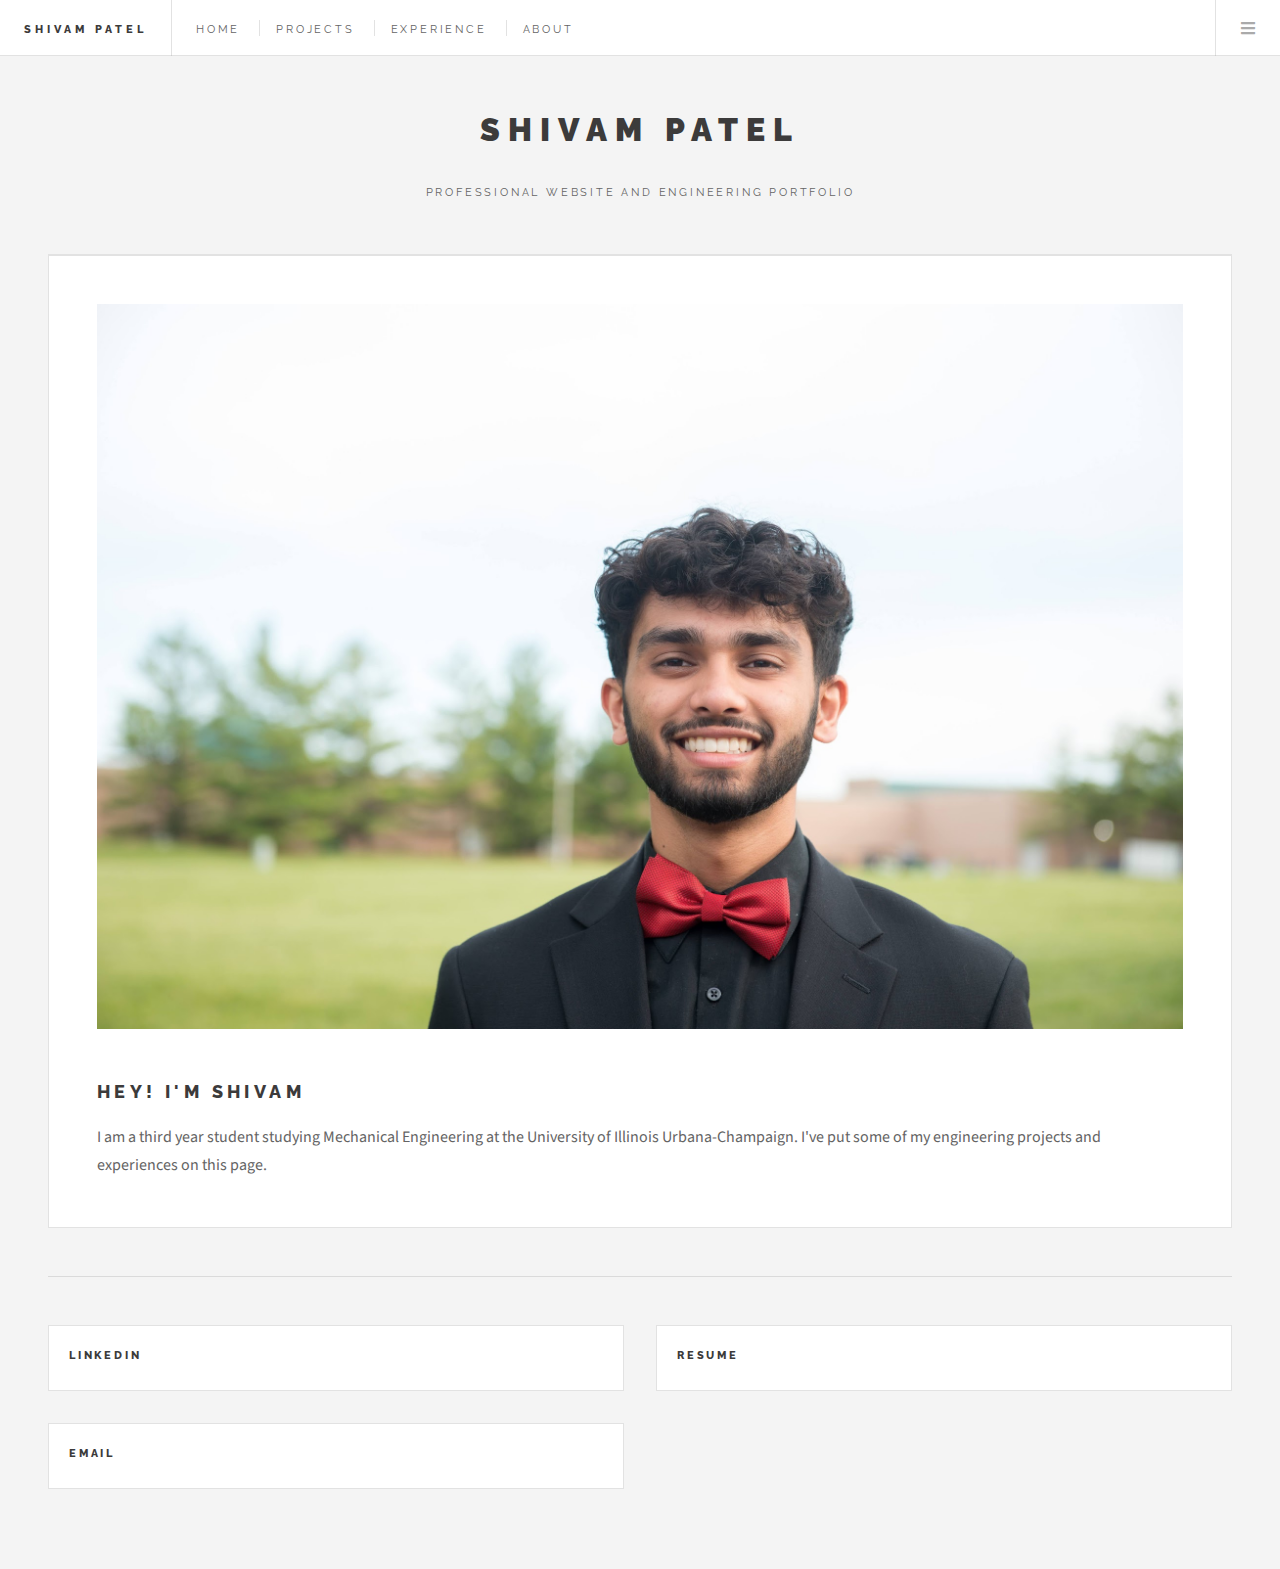
<file: index.html>
<!DOCTYPE HTML>
<!--
	Future Imperfect by HTML5 UP
	html5up.net | @ajlkn
	Free for personal and commercial use under the CCA 3.0 license (html5up.net/license)
-->
<html>
	<head>
		<title>Shivam Patel's Website</title>
		<meta charset="utf-8" />
		<meta name="viewport" content="width=device-width, initial-scale=1, user-scalable=no" />
		<link rel="stylesheet" href="assets/css/main.css" />
	</head>
	<body class="is-preload">

		<!-- Wrapper -->
			<div id="wrapper">

				<!-- Header -->
					<header id="header">
						<h1><a href="index.html">Shivam Patel</a></h1>
						<nav class="links">
							<ul>
								<li><a href="index.html">Home</a></li>
								<li><a href="projects.html">Projects</a></li>
								<li><a href="experience.html">Experience</a></li>
								<li><a href="about.html">About</a></li>
								<!---
								<li><a href="#">Adipiscing</a></li>
--->
							</ul>
						</nav>
						<nav class="main">
							<ul>
								<!--
								<li class="search">
									<a class="fa-search" href="#search">Search</a>
									<form id="search" method="get" action="#">
										<input type="text" name="query" placeholder="Search" />
									</form>
								</li>
-->
								<li class="menu">
									<a class="fa-bars" href="#menu">Menu</a>
								</li>
							</ul>
						</nav>
					</header>

				<!-- Menu -->
					<section id="menu">

						<!-- Search -->
						<!--
							<section>
								<form class="search" method="get" action="#">
									<input type="text" name="query" placeholder="Search" />
								</form>
							</section>
-->
						<!-- Links -->
							<section>
								<ul class="links">
									<li>
										<a href="index.html">
											<h3>Home</h3>
											<!-- <p>Feugiat tempus veroeros dolor</p> -->
										</a>
									</li>
									<li>
										<a href="projects.html">
											<h3>Projects</h3>
											<!-- <p>Sed vitae justo condimentum</p> -->
										</a>
									</li>
									<li>
										<a href="experience.html">
											<h3>Experience</h3>
											<!-- <p>Phasellus sed ultricies mi congue</p> -->
										</a>
									</li>
									<li>
										<a href="about.html">
											<h3>About</h3>
											<!-- <p>Porta lectus amet ultricies</p> -->
										</a>
									</li>
								</ul>
							</section>

						<!-- Actions -->
						<!--
							<section>
								<ul class="actions stacked">
									<li><a href="#" class="button large fit">Log In</a></li>
								</ul>
							</section>
-->
					</section>

				<!-- Main -->
					<div id="main">

						<!-- Post -->
							<article class="post">
								<header>

								<!--	<div class="meta">
										<time class="published" datetime="2015-11-01">November 1, 2015</time>
										<a href="#" class="author"><span class="name">Jane Doe</span><img src="images/headshot.jpg" alt="" /></a>

									</div>-->
								</header>
								<a href="about.html" class="image featured"><img src="images/page1image.jpg" alt="" /></a>

								<div class="title">
									<h2><a href="about.html">Hey! I'm Shivam</a></h2>
									<p>I am a third year student studying Mechanical Engineering at the University of Illinois Urbana-Champaign. I've put some of my engineering projects and experiences on this page. </p>
								</div>
							<!---	<p>Mauris neque quam, fermentum ut nisl vitae, convallis maximus nisl. Sed mattis nunc id lorem euismod placerat. Vivamus porttitor magna enim, ac accumsan tortor cursus at. Phasellus sed ultricies mi non congue ullam corper. Praesent tincidunt sed tellus ut rutrum. Sed vitae justo condimentum, porta lectus vitae, ultricies congue gravida diam non fringilla.</p>
-->
								<!--<footer>
									<ul class="actions">
										<li><a href="single.html" class="button large">Continue Reading</a></li>
									</ul>
									<ul class="stats">
										<li><a href="#">General</a></li>
										<li><a href="#" class="icon solid fa-heart">28</a></li>
										<li><a href="#" class="icon solid fa-comment">128</a></li>
									</ul>
								</footer>-->
							</article>

						<!-- Post -->
<!--							<article class="post">
								<header>
									<div class="title">
										<h2><a href="single.html">Ultricies sed magna euismod enim vitae gravida</a></h2>
										<p>Lorem ipsum dolor amet nullam consequat etiam feugiat</p>
									</div>
									<div class="meta">
										<time class="published" datetime="2015-10-25">October 25, 2015</time>
										<a href="#" class="author"><span class="name">Jane Doe</span><img src="images/avatar.jpg" alt="" /></a>
									</div>
								</header>
								<a href="single.html" class="image featured"><img src="images/pic02.jpg" alt="" /></a>
								<p>Mauris neque quam, fermentum ut nisl vitae, convallis maximus nisl. Sed mattis nunc id lorem euismod placerat. Vivamus porttitor magna enim, ac accumsan tortor cursus at. Phasellus sed ultricies mi non congue ullam corper.</p>
								<footer>
									<ul class="actions">
										<li><a href="single.html" class="button large">Continue Reading</a></li>
									</ul>
									<ul class="stats">
										<li><a href="#">General</a></li>
										<li><a href="#" class="icon solid fa-heart">28</a></li>
										<li><a href="#" class="icon solid fa-comment">128</a></li>
									</ul>
								</footer>
							</article>
-->
						<!-- Post -->
<!--							<article class="post">
								<header>
									<div class="title">
										<h2><a href="single.html">Euismod et accumsan</a></h2>
										<p>Lorem ipsum dolor amet nullam consequat etiam feugiat</p>
									</div>
									<div class="meta">
										<time class="published" datetime="2015-10-22">October 22, 2015</time>
										<a href="#" class="author"><span class="name">Jane Doe</span><img src="images/avatar.jpg" alt="" /></a>
									</div>
								</header>
								<a href="single.html" class="image featured"><img src="images/pic03.jpg" alt="" /></a>
								<p>Mauris neque quam, fermentum ut nisl vitae, convallis maximus nisl. Sed mattis nunc id lorem euismod placerat. Vivamus porttitor magna enim, ac accumsan tortor cursus at. Phasellus sed ultricies mi non congue ullam corper. Praesent tincidunt sed tellus ut rutrum. Sed vitae justo condimentum, porta lectus vitae, ultricies congue gravida diam non fringilla. Cras vehicula tellus eu ligula viverra, ac fringilla turpis suscipit. Quisque vestibulum rhoncus ligula.</p>
								<footer>
									<ul class="actions">
										<li><a href="single.html" class="button large">Continue Reading</a></li>
									</ul>
									<ul class="stats">
										<li><a href="#">General</a></li>
										<li><a href="#" class="icon solid fa-heart">28</a></li>
										<li><a href="#" class="icon solid fa-comment">128</a></li>
									</ul>
								</footer>
							</article>
-->
						<!-- Post -->
						<!--
							<article class="post">
								<header>
									<div class="title">
										<h2><a href="#">Elements</a></h2>
										<p>Lorem ipsum dolor amet nullam consequat etiam feugiat</p>
									</div>
									<div class="meta">
										<time class="published" datetime="2015-10-18">October 18, 2015</time>
										<a href="#" class="author"><span class="name">Jane Doe</span><img src="images/avatar.jpg" alt="" /></a>
									</div>
								</header>

								<section>
									<h3>Text</h3>
									<p>This is <b>bold</b> and this is <strong>strong</strong>. This is <i>italic</i> and this is <em>emphasized</em>.
									This is <sup>superscript</sup> text and this is <sub>subscript</sub> text.
									This is <u>underlined</u> and this is code: <code>for (;;) { ... }</code>. Finally, <a href="#">this is a link</a>.</p>
									<hr />
									<p>Nunc lacinia ante nunc ac lobortis. Interdum adipiscing gravida odio porttitor sem non mi integer non faucibus ornare mi ut ante amet placerat aliquet. Volutpat eu sed ante lacinia sapien lorem accumsan varius montes viverra nibh in adipiscing blandit tempus accumsan.</p>
									<hr />
									<h2>Heading Level 2</h2>
									<h3>Heading Level 3</h3>
									<h4>Heading Level 4</h4>
									<hr />
									<h4>Blockquote</h4>
									<blockquote>Fringilla nisl. Donec accumsan interdum nisi, quis tincidunt felis sagittis eget tempus euismod. Vestibulum ante ipsum primis in faucibus vestibulum. Blandit adipiscing eu felis iaculis volutpat ac adipiscing accumsan faucibus. Vestibulum ante ipsum primis in faucibus lorem ipsum dolor sit amet nullam adipiscing eu felis.</blockquote>
									<h4>Preformatted</h4>
									<pre><code>i = 0;

while (!deck.isInOrder()) {
  print 'Iteration ' + i;
  deck.shuffle();
  i++;
}

print 'It took ' + i + ' iterations to sort the deck.';</code></pre>
								</section>

								<section>
									<h3>Lists</h3>
									<div class="row">
										<div class="col-6 col-12-medium">
											<h4>Unordered</h4>
											<ul>
												<li>Dolor pulvinar etiam.</li>
												<li>Sagittis adipiscing.</li>
												<li>Felis enim feugiat.</li>
											</ul>
											<h4>Alternate</h4>
											<ul class="alt">
												<li>Dolor pulvinar etiam.</li>
												<li>Sagittis adipiscing.</li>
												<li>Felis enim feugiat.</li>
											</ul>
										</div>
										<div class="col-6 col-12-medium">
											<h4>Ordered</h4>
											<ol>
												<li>Dolor pulvinar etiam.</li>
												<li>Etiam vel felis viverra.</li>
												<li>Felis enim feugiat.</li>
												<li>Dolor pulvinar etiam.</li>
												<li>Etiam vel felis lorem.</li>
												<li>Felis enim et feugiat.</li>
											</ol>
											<h4>Icons</h4>
											<ul class="icons">
												<li><a href="#" class="icon brands fa-twitter"><span class="label">Twitter</span></a></li>
												<li><a href="#" class="icon brands fa-facebook-f"><span class="label">Facebook</span></a></li>
												<li><a href="#" class="icon brands fa-instagram"><span class="label">Instagram</span></a></li>
												<li><a href="#" class="icon brands fa-github"><span class="label">Github</span></a></li>
											</ul>
										</div>
									</div>
									<h3>Actions</h3>
									<div class="row">
										<div class="col-6 col-12-medium">
											<ul class="actions">
												<li><a href="#" class="button">Default</a></li>
												<li><a href="#" class="button">Default</a></li>
												<li><a href="#" class="button">Default</a></li>
											</ul>
											<ul class="actions small">
												<li><a href="#" class="button small">Small</a></li>
												<li><a href="#" class="button small">Small</a></li>
												<li><a href="#" class="button small">Small</a></li>
											</ul>
											<ul class="actions stacked">
												<li><a href="#" class="button">Default</a></li>
												<li><a href="#" class="button">Default</a></li>
												<li><a href="#" class="button">Default</a></li>
											</ul>
											<ul class="actions stacked">
												<li><a href="#" class="button small">Small</a></li>
												<li><a href="#" class="button small">Small</a></li>
												<li><a href="#" class="button small">Small</a></li>
											</ul>
										</div>
										<div class="col-6 col-12-medium">
											<ul class="actions stacked">
												<li><a href="#" class="button fit">Default</a></li>
												<li><a href="#" class="button fit">Default</a></li>
											</ul>
											<ul class="actions stacked">
												<li><a href="#" class="button small fit">Small</a></li>
												<li><a href="#" class="button small fit">Small</a></li>
											</ul>
										</div>
									</div>
								</section>

								<section>
									<h3>Table</h3>
									<h4>Default</h4>
									<div class="table-wrapper">
										<table>
											<thead>
												<tr>
													<th>Name</th>
													<th>Description</th>
													<th>Price</th>
												</tr>
											</thead>
											<tbody>
												<tr>
													<td>Item One</td>
													<td>Ante turpis integer aliquet porttitor.</td>
													<td>29.99</td>
												</tr>
												<tr>
													<td>Item Two</td>
													<td>Vis ac commodo adipiscing arcu aliquet.</td>
													<td>19.99</td>
												</tr>
												<tr>
													<td>Item Three</td>
													<td> Morbi faucibus arcu accumsan lorem.</td>
													<td>29.99</td>
												</tr>
												<tr>
													<td>Item Four</td>
													<td>Vitae integer tempus condimentum.</td>
													<td>19.99</td>
												</tr>
												<tr>
													<td>Item Five</td>
													<td>Ante turpis integer aliquet porttitor.</td>
													<td>29.99</td>
												</tr>
											</tbody>
											<tfoot>
												<tr>
													<td colspan="2"></td>
													<td>100.00</td>
												</tr>
											</tfoot>
										</table>
									</div>

									<h4>Alternate</h4>
									<div class="table-wrapper">
										<table class="alt">
											<thead>
												<tr>
													<th>Name</th>
													<th>Description</th>
													<th>Price</th>
												</tr>
											</thead>
											<tbody>
												<tr>
													<td>Item One</td>
													<td>Ante turpis integer aliquet porttitor.</td>
													<td>29.99</td>
												</tr>
												<tr>
													<td>Item Two</td>
													<td>Vis ac commodo adipiscing arcu aliquet.</td>
													<td>19.99</td>
												</tr>
												<tr>
													<td>Item Three</td>
													<td> Morbi faucibus arcu accumsan lorem.</td>
													<td>29.99</td>
												</tr>
												<tr>
													<td>Item Four</td>
													<td>Vitae integer tempus condimentum.</td>
													<td>19.99</td>
												</tr>
												<tr>
													<td>Item Five</td>
													<td>Ante turpis integer aliquet porttitor.</td>
													<td>29.99</td>
												</tr>
											</tbody>
											<tfoot>
												<tr>
													<td colspan="2"></td>
													<td>100.00</td>
												</tr>
											</tfoot>
										</table>
									</div>
								</section>

								<section>
									<h3>Buttons</h3>
									<ul class="actions">
										<li><a href="#" class="button large">Large</a></li>
										<li><a href="#" class="button">Default</a></li>
										<li><a href="#" class="button small">Small</a></li>
									</ul>
									<ul class="actions fit">
										<li><a href="#" class="button fit">Fit</a></li>
										<li><a href="#" class="button fit">Fit</a></li>
										<li><a href="#" class="button fit">Fit</a></li>
									</ul>
									<ul class="actions fit small">
										<li><a href="#" class="button fit small">Fit + Small</a></li>
										<li><a href="#" class="button fit small">Fit + Small</a></li>
										<li><a href="#" class="button fit small">Fit + Small</a></li>
									</ul>
									<ul class="actions">
										<li><a href="#" class="button icon solid fa-download">Icon</a></li>
										<li><a href="#" class="button icon solid fa-upload">Icon</a></li>
										<li><a href="#" class="button icon solid fa-save">Icon</a></li>
									</ul>
									<ul class="actions">
										<li><span class="button disabled">Disabled</span></li>
										<li><span class="button disabled icon solid fa-download">Disabled</span></li>
									</ul>
								</section>

								<section>
									<h3>Form</h3>
									<form method="post" action="#">
										<div class="row gtr-uniform">
											<div class="col-6 col-12-xsmall">
												<input type="text" name="demo-name" id="demo-name" value="" placeholder="Name" />
											</div>
											<div class="col-6 col-12-xsmall">
												<input type="email" name="demo-email" id="demo-email" value="" placeholder="Email" />
											</div>
											<div class="col-12">
												<select name="demo-category" id="demo-category">
													<option value="">- Category -</option>
													<option value="1">Manufacturing</option>
													<option value="1">Shipping</option>
													<option value="1">Administration</option>
													<option value="1">Human Resources</option>
												</select>
											</div>
											<div class="col-4 col-12-small">
												<input type="radio" id="demo-priority-low" name="demo-priority" checked>
												<label for="demo-priority-low">Low</label>
											</div>
											<div class="col-4 col-12-small">
												<input type="radio" id="demo-priority-normal" name="demo-priority">
												<label for="demo-priority-normal">Normal</label>
											</div>
											<div class="col-4 col-12-small">
												<input type="radio" id="demo-priority-high" name="demo-priority">
												<label for="demo-priority-high">High</label>
											</div>
											<div class="col-6 col-12-small">
												<input type="checkbox" id="demo-copy" name="demo-copy">
												<label for="demo-copy">Email me a copy</label>
											</div>
											<div class="col-6 col-12-small">
												<input type="checkbox" id="demo-human" name="demo-human" checked>
												<label for="demo-human">Not a robot</label>
											</div>
											<div class="col-12">
												<textarea name="demo-message" id="demo-message" placeholder="Enter your message" rows="6"></textarea>
											</div>
											<div class="col-12">
												<ul class="actions">
													<li><input type="submit" value="Send Message" /></li>
													<li><input type="reset" value="Reset" /></li>
												</ul>
											</div>
										</div>
									</form>
								</section>

								<section>
									<h3>Image</h3>
									<h4>Fit</h4>
									<div class="box alt">
										<div class="row gtr-uniform">
											<div class="col-12"><span class="image fit"><img src="images/pic02.jpg" alt="" /></span></div>
											<div class="col-4"><span class="image fit"><img src="images/pic04.jpg" alt="" /></span></div>
											<div class="col-4"><span class="image fit"><img src="images/pic05.jpg" alt="" /></span></div>
											<div class="col-4"><span class="image fit"><img src="images/pic06.jpg" alt="" /></span></div>
											<div class="col-4"><span class="image fit"><img src="images/pic06.jpg" alt="" /></span></div>
											<div class="col-4"><span class="image fit"><img src="images/pic04.jpg" alt="" /></span></div>
											<div class="col-4"><span class="image fit"><img src="images/pic05.jpg" alt="" /></span></div>
											<div class="col-4"><span class="image fit"><img src="images/pic05.jpg" alt="" /></span></div>
											<div class="col-4"><span class="image fit"><img src="images/pic06.jpg" alt="" /></span></div>
											<div class="col-4"><span class="image fit"><img src="images/pic04.jpg" alt="" /></span></div>
										</div>
									</div>
									<h4>Left &amp; Right</h4>
									<p><span class="image left"><img src="images/pic07.jpg" alt="" /></span>Fringilla nisl. Donec accumsan interdum nisi, quis tincidunt felis sagittis eget. tempus euismod. Vestibulum ante ipsum primis in faucibus vestibulum. Blandit adipiscing eu felis iaculis volutpat ac adipiscing accumsan eu faucibus. Integer ac pellentesque praesent tincidunt felis sagittis eget. tempus euismod. Vestibulum ante ipsum primis in faucibus vestibulum. Blandit adipiscing eu felis iaculis volutpat ac adipiscing accumsan eu faucibus. Integer ac pellentesque praesent. Donec accumsan interdum nisi, quis tincidunt felis sagittis eget. tempus euismod. Vestibulum ante ipsum primis in faucibus vestibulum. Blandit adipiscing eu felis iaculis volutpat ac adipiscing accumsan eu faucibus. Integer ac pellentesque praesent tincidunt felis sagittis eget. tempus euismod. Vestibulum ante ipsum primis in faucibus vestibulum. Blandit adipiscing eu felis iaculis volutpat ac adipiscing accumsan eu faucibus. Integer ac pellentesque praesent. Blandit adipiscing eu felis iaculis volutpat ac adipiscing accumsan eu faucibus. Integer ac pellentesque praesent tincidunt felis sagittis eget. tempus euismod. Vestibulum ante ipsum primis in faucibus vestibulum. Blandit adipiscing eu felis iaculis volutpat ac adipiscing accumsan eu faucibus. Integer ac pellentesque praesent.</p>
									<p><span class="image right"><img src="images/pic04.jpg" alt="" /></span>Fringilla nisl. Donec accumsan interdum nisi, quis tincidunt felis sagittis eget. tempus euismod. Vestibulum ante ipsum primis in faucibus vestibulum. Blandit adipiscing eu felis iaculis volutpat ac adipiscing accumsan eu faucibus. Integer ac pellentesque praesent tincidunt felis sagittis eget. tempus euismod. Vestibulum ante ipsum primis in faucibus vestibulum. Blandit adipiscing eu felis iaculis volutpat ac adipiscing accumsan eu faucibus. Integer ac pellentesque praesent. Donec accumsan interdum nisi, quis tincidunt felis sagittis eget. tempus euismod. Vestibulum ante ipsum primis in faucibus vestibulum. Blandit adipiscing eu felis iaculis volutpat ac adipiscing accumsan eu faucibus. Integer ac pellentesque praesent tincidunt felis sagittis eget. tempus euismod. Vestibulum ante ipsum primis in faucibus vestibulum. Blandit adipiscing eu felis iaculis volutpat ac adipiscing accumsan eu faucibus. Integer ac pellentesque praesent. Blandit adipiscing eu felis iaculis volutpat ac adipiscing accumsan eu faucibus. Integer ac pellentesque praesent tincidunt felis sagittis eget. tempus euismod. Vestibulum ante ipsum primis in faucibus vestibulum. Blandit adipiscing eu felis iaculis volutpat ac adipiscing accumsan eu faucibus. Integer ac pellentesque praesent.</p>
								</section>

							</article>
						-->

						<!-- Pagination -->
							<!--<ul class="actions pagination">
								<li><a href="" class="disabled button large previous">Previous Page</a></li>
								<li><a href="#" class="button large next">Next Page</a></li>
							</ul>-->

					</div>

				<!-- Sidebar -->
					<section id="sidebar">

						<!-- Intro -->
							<section id="intro">
							<!--	<a href="#" class="logo"><img src="images/headshot.jpg" alt="" /></a> -->
								<header>
									<h2>Shivam Patel</h2>
									<p>professional website and engineering portfolio</a></p>
								</header>
							</section>

						<!-- Mini Posts -->
							<section>
								<div class="mini-posts">

									<!-- Mini Post -->
										<article class="mini-post">
											<header>
												<h3><a href="https://www.linkedin.com/in/shivam-pate1/">linkedin</a></h3>
											<!--	<time class="published" datetime="2015-10-20">October 20, 2015</time>-->
												<!--<a href="#" class="author"><img src="images/avatar.jpg" alt="" /></a>-->
											</header>
											<!--<a href="single.html" class="image"><img src="images/pic04.jpg" alt="" /></a>-->
										</article>

									<!-- Mini Post -->
										<article class="mini-post">
											<header>
												<h3><a href="files/Shivam_Patel's_Resume_Mechanical_Engineering.pdf">resume</a></h3>
											<!--	<time class="published" datetime="2015-10-19">October 19, 2015</time>-->
												<!--<a href="#" class="author"><img src="images/avatar.jpg" alt="" /></a>-->
											</header>
											<!--<a href="single.html" class="image"><img src="images/pic05.jpg" alt="" /></a>-->
										</article>

									<!-- Mini Post -->
										<article class="mini-post">
											<header>
												<h3><a href="mailto:patel.shivam.h@gmail.com">email</a></h3>
									<!--			<time class="published" datetime="2015-10-18">October 18, 2015</time>-->
												<!--<a href="#" class="author"><img src="images/avatar.jpg" alt="" /></a>-->
											</header>
											<!--<a href="single.html" class="image"><img src="images/pic06.jpg" alt="" /></a>-->
										</article>

								</div>
							</section>

						<!-- Posts List -->
<!--							<section>
								<ul class="posts">
									<li>
										<article>
											<header>
												<h3><a href="single.html">Lorem ipsum fermentum ut nisl vitae</a></h3>
												<time class="published" datetime="2015-10-20">October 20, 2015</time>
											</header>
											<a href="single.html" class="image"><img src="images/pic08.jpg" alt="" /></a>
										</article>
									</li>
									<li>
										<article>
											<header>
												<h3><a href="single.html">Convallis maximus nisl mattis nunc id lorem</a></h3>
												<time class="published" datetime="2015-10-15">October 15, 2015</time>
											</header>
											<a href="single.html" class="image"><img src="images/pic09.jpg" alt="" /></a>
										</article>
									</li>
									<li>
										<article>
											<header>
												<h3><a href="single.html">Euismod amet placerat vivamus porttitor</a></h3>
												<time class="published" datetime="2015-10-10">October 10, 2015</time>
											</header>
											<a href="single.html" class="image"><img src="images/pic10.jpg" alt="" /></a>
										</article>
									</li>
									<li>
										<article>
											<header>
												<h3><a href="single.html">Magna enim accumsan tortor cursus ultricies</a></h3>
												<time class="published" datetime="2015-10-08">October 8, 2015</time>
											</header>
											<a href="single.html" class="image"><img src="images/pic11.jpg" alt="" /></a>
										</article>
									</li>
									<li>
										<article>
											<header>
												<h3><a href="single.html">Congue ullam corper lorem ipsum dolor</a></h3>
												<time class="published" datetime="2015-10-06">October 7, 2015</time>
											</header>
											<a href="single.html" class="image"><img src="images/pic12.jpg" alt="" /></a>
										</article>
									</li>
								</ul>
							</section>
-->
						<!-- About -->
						<!--
							<section class="blurb">
								<h2>About</h2>
								<p>Mauris neque quam, fermentum ut nisl vitae, convallis maximus nisl. Sed mattis nunc id lorem euismod amet placerat. Vivamus porttitor magna enim, ac accumsan tortor cursus at phasellus sed ultricies.</p>
								<ul class="actions">
									<li><a href="#" class="button">Learn More</a></li>
								</ul>
							</section>
-->
						<!-- Footer -->
						<!--
							<section id="footer">
								<ul class="icons">
									<li><a href="#" class="icon brands fa-twitter"><span class="label">Twitter</span></a></li>
									<li><a href="#" class="icon brands fa-facebook-f"><span class="label">Facebook</span></a></li>
									<li><a href="#" class="icon brands fa-instagram"><span class="label">Instagram</span></a></li>
									<li><a href="#" class="icon solid fa-rss"><span class="label">RSS</span></a></li>
									<li><a href="#" class="icon solid fa-envelope"><span class="label">Email</span></a></li>
								</ul>
								<p class="copyright">&copy; Untitled. Design: <a href="http://html5up.net">HTML5 UP</a>. Images: <a href="http://unsplash.com">Unsplash</a>.</p>
							</section>
-->
					</section>

			</div>

		<!-- Scripts -->
			<script src="assets/js/jquery.min.js"></script>
			<script src="assets/js/browser.min.js"></script>
			<script src="assets/js/breakpoints.min.js"></script>
			<script src="assets/js/util.js"></script>
			<script src="assets/js/main.js"></script>

	</body>
</html>
</file>
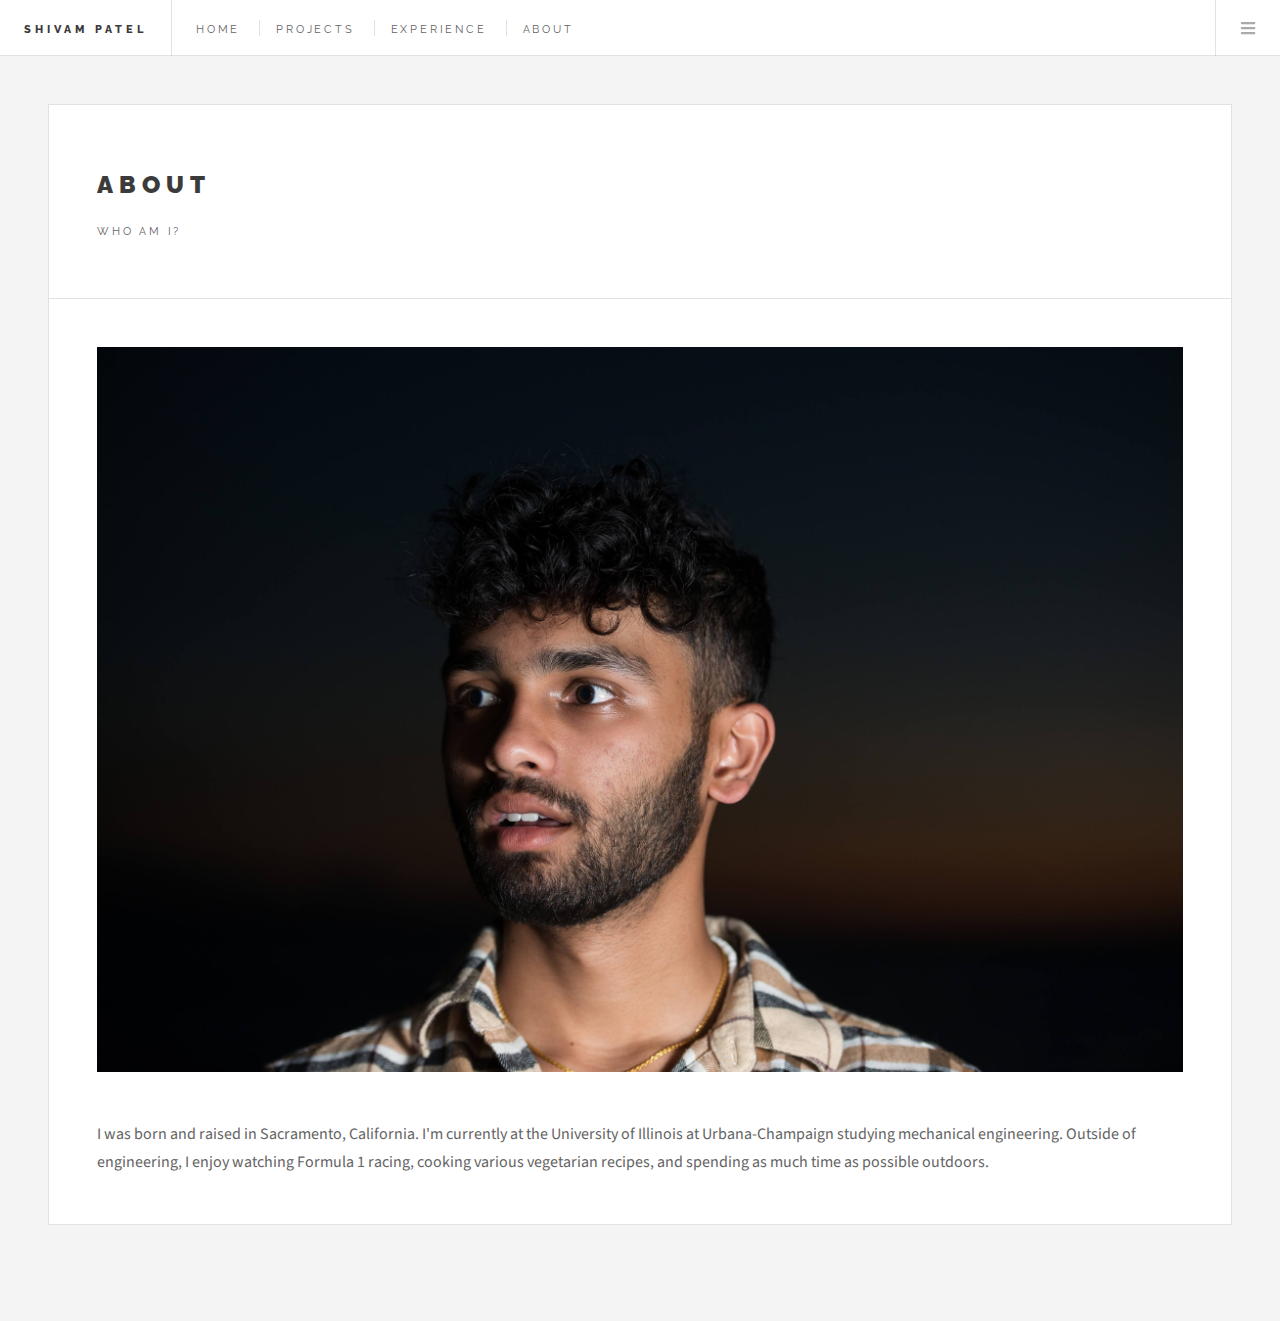
<file: about.html>
<!DOCTYPE HTML>
<!--
	Future Imperfect by HTML5 UP
	html5up.net | @ajlkn
	Free for personal and commercial use under the CCA 3.0 license (html5up.net/license)
-->
<html>
	<head>
		<title>About</title>
		<meta charset="utf-8" />
		<meta name="viewport" content="width=device-width, initial-scale=1, user-scalable=no" />
		<link rel="stylesheet" href="assets/css/main.css" />
	</head>
	<body class="single is-preload">

		<!-- Wrapper -->
			<div id="wrapper">

				<!-- Header -->
					<header id="header">
						<h1><a href="index.html">Shivam Patel</a></h1>
						<nav class="links">
							<ul>
								<li><a href="index.html">Home</a></li>
								<li><a href="projects.html">Projects</a></li>
								<li><a href="experience.html">Experience</a></li>
								<li><a href="about.html">About</a></li>
								<!--<li><a href="#">Adipiscing</a></li>-->
							</ul>
						</nav>
						<nav class="main">
							<ul>
							<!--	<li class="search">
									<a class="fa-search" href="#search">Search</a>
									<form id="search" method="get" action="#">
										<input type="text" name="query" placeholder="Search" />
									</form>
								</li> -->
								<li class="menu">
									<a class="fa-bars" href="#menu">Menu</a>
								</li>
							</ul>
						</nav>
					</header>

				<!-- Menu -->
					<section id="menu">

						<!-- Search -->
						<!--
							<section>
								<form class="search" method="get" action="#">
									<input type="text" name="query" placeholder="Search" />
								</form>
							</section>
-->
						<!-- Links -->
							<section>
								<ul class="links">
									<li>
										<a href="index.html">
											<h3>Home</h3>
											<!-- <p>Feugiat tempus veroeros dolor</p> -->
										</a>
									</li>
									<li>
										<a href="projects.html">
											<h3>Projects</h3>
											<!-- <p>Sed vitae justo condimentum</p> -->
										</a>
									</li>
									<li>
										<a href="experience.html">
											<h3>Experience</h3>
											<!-- <p>Phasellus sed ultricies mi congue</p> -->
										</a>
									</li>
									<li>
										<a href="about.html">
											<h3>About</h3>
											<!-- <p>Porta lectus amet ultricies</p> -->
										</a>
									</li>
								</ul>
							</section>

						<!-- Actions -->
						<!--	<section>
								<ul class="actions stacked">
									<li><a href="#" class="button large fit">Log In</a></li>
								</ul>
							</section>
-->
					</section>

				<!-- Main -->
					<div id="main">

						<!-- Post -->
							<article class="post">
								<header>
									<div class="title">
										<h2><a href="#">about</a></h2>
										<p>who am i?</p>
									</div>
								<!--	<div class="meta">
										<time class="published" datetime="2015-11-01">November 1, 2015</time>
										<a href="#" class="author"><span class="name">Jane Doe</span><img src="images/avatar.jpg" alt="" /></a>
									</div> -->
								</header>
								<span class="image featured"><img src="images/aboutimage.jpg" alt="" /></span>
								<p>I was born and raised in Sacramento, California. I'm currently at the University of Illinois at Urbana-Champaign studying mechanical engineering. Outside of engineering, I enjoy watching Formula 1 racing, cooking various vegetarian recipes, and spending as much time as possible outdoors.</p>
							<!--	<p>...</p> -->
							<!--	<footer>
									<ul class="stats">
										<li><a href="#">General</a></li>
										<li><a href="#" class="icon solid fa-heart">28</a></li>
										<li><a href="#" class="icon solid fa-comment">128</a></li>
									</ul>
								</footer> -->
							</article>

					</div>

				<!-- Footer -->
			<!--		<section id="footer">
						<ul class="icons">
							<li><a href="#" class="icon brands fa-twitter"><span class="label">Twitter</span></a></li>
							<li><a href="#" class="icon brands fa-facebook-f"><span class="label">Facebook</span></a></li>
							<li><a href="#" class="icon brands fa-instagram"><span class="label">Instagram</span></a></li>
							<li><a href="#" class="icon solid fa-rss"><span class="label">RSS</span></a></li>
							<li><a href="#" class="icon solid fa-envelope"><span class="label">Email</span></a></li>
						</ul>
						<p class="copyright">&copy; Untitled. Design: <a href="http://html5up.net">HTML5 UP</a>. Images: <a href="http://unsplash.com">Unsplash</a>.</p>
					</section> -->

			</div>

		<!-- Scripts -->
			<script src="assets/js/jquery.min.js"></script>
			<script src="assets/js/browser.min.js"></script>
			<script src="assets/js/breakpoints.min.js"></script>
			<script src="assets/js/util.js"></script>
			<script src="assets/js/main.js"></script>

	</body>
</html>
</file>
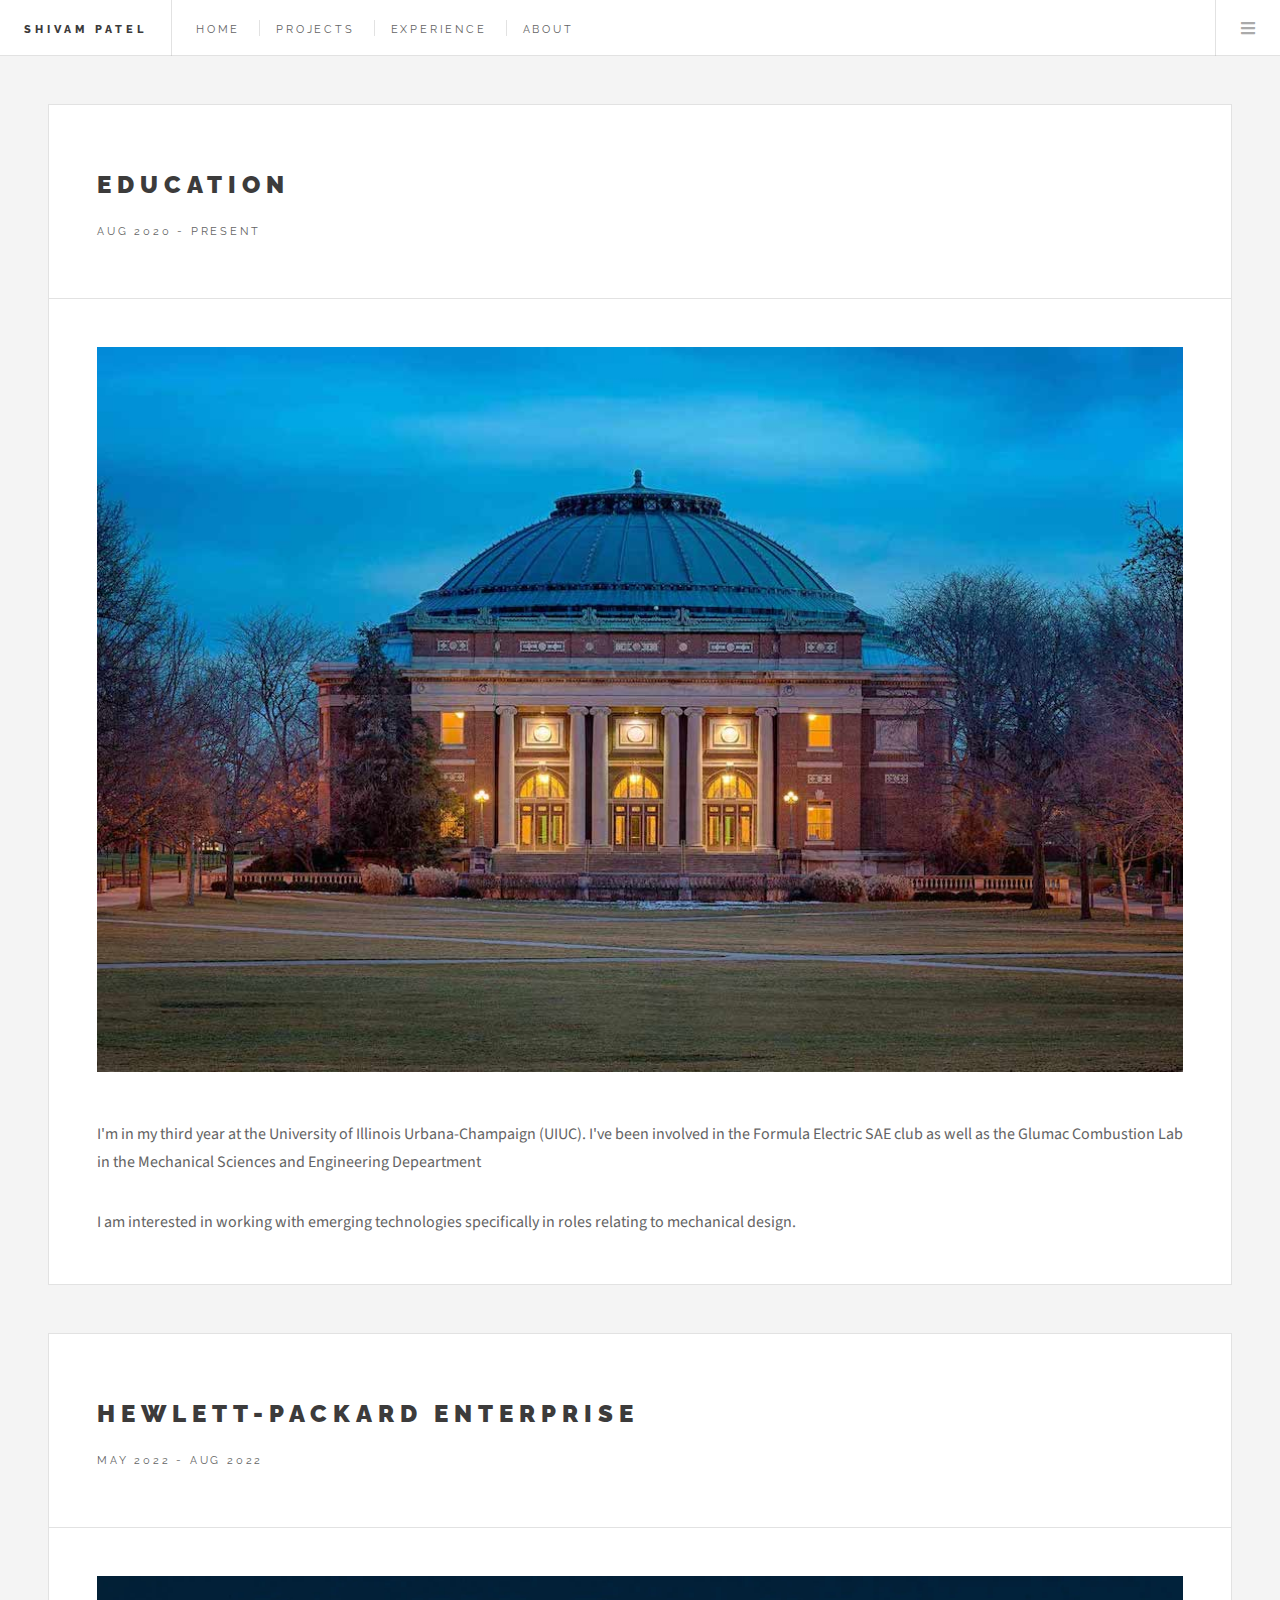
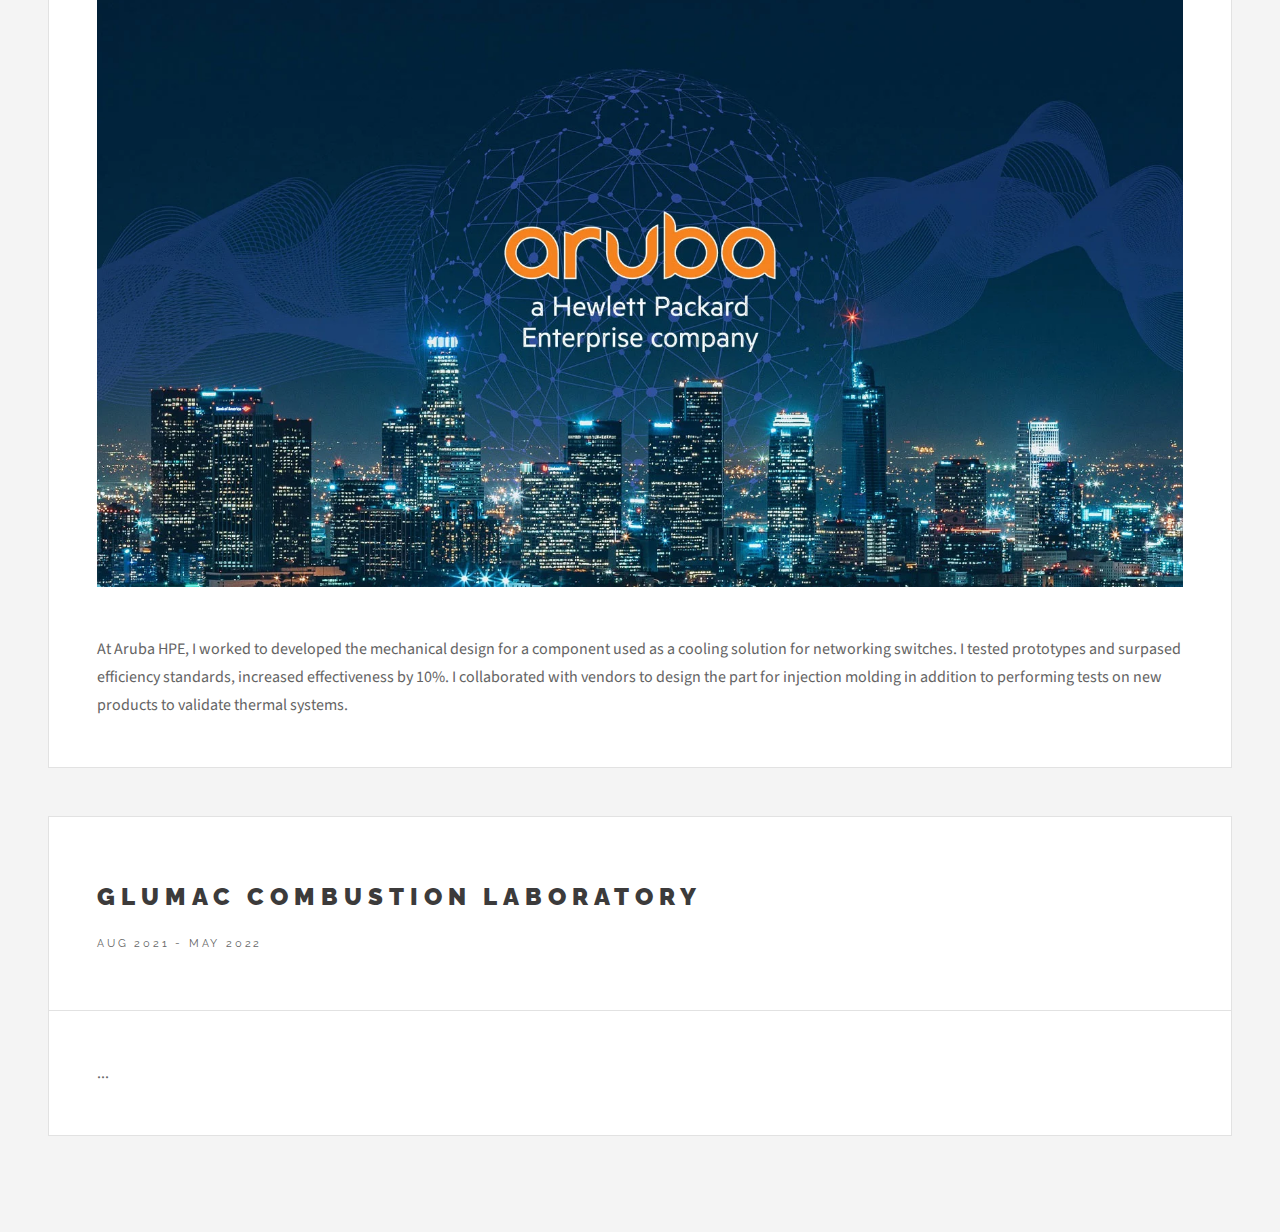
<file: experience.html>
<!DOCTYPE HTML>
<!--
	Future Imperfect by HTML5 UP
	html5up.net | @ajlkn
	Free for personal and commercial use under the CCA 3.0 license (html5up.net/license)
-->
<html>
	<head>
		<title>Experiences</title>
		<meta charset="utf-8" />
		<meta name="viewport" content="width=device-width, initial-scale=1, user-scalable=no" />
		<link rel="stylesheet" href="assets/css/main.css" />
	</head>
	<body class="single is-preload">

		<!-- Wrapper -->
			<div id="wrapper">

				<!-- Header -->
					<header id="header">
						<h1><a href="index.html">Shivam Patel</a></h1>
						<nav class="links">
							<ul>
								<li><a href="index.html">Home</a></li>
								<li><a href="projects.html">Projects</a></li>
								<li><a href="experience.html">Experience</a></li>
								<li><a href="about.html">About</a></li>
						<!--		<li><a href="#">Adipiscing</a></li> -->
							</ul>
						</nav>
						<nav class="main">
							<ul>
						<!--		<li class="search">
									<a class="fa-search" href="#search">Search</a>
									<form id="search" method="get" action="#">
										<input type="text" name="query" placeholder="Search" />
									</form>
								</li> -->
								<li class="menu">
									<a class="fa-bars" href="#menu">Menu</a>
								</li>
							</ul>
						</nav>
					</header>

				<!-- Menu -->
					<section id="menu">

						<!-- Search -->
						<!--
							<section>
								<form class="search" method="get" action="#">
									<input type="text" name="query" placeholder="Search" />
								</form>
							</section>
-->
						<!-- Links -->
							<section>
								<ul class="links">
									<li>
										<a href="index.html">
											<h3>Home</h3>
											<!-- <p>Feugiat tempus veroeros dolor</p> -->
										</a>
									</li>
									<li>
										<a href="projects.html">
											<h3>Projects</h3>
											<!-- <p>Sed vitae justo condimentum</p> -->
										</a>
									</li>
									<li>
										<a href="experience.html">
											<h3>Experience</h3>
											<!-- <p>Phasellus sed ultricies mi congue</p> -->
										</a>
									</li>
									<li>
										<a href="about.html">
											<h3>About</h3>
											<!-- <p>Porta lectus amet ultricies</p> -->
										</a>
									</li>
								</ul>
							</section>

					</section>

				<!-- Main -->
					<div id="main">

						<!-- Post -->
							<article class="post">
								<header>
									<div class="title">
										<h2>Education</h2>
										<p>Aug 2020 - Present</p>
									</div>
								<!--	<div class="meta">
										<time class="published" datetime="2015-11-01">November 1, 2015</time>
										<a href="#" class="author"><span class="name">Jane Doe</span><img src="images/avatar.jpg" alt="" /></a>
									</div> -->
								</header>
								<span class="image featured"><img src="images/uiuc.jpg" alt="" /></span>
								<p>I'm in my third year at the University of Illinois Urbana-Champaign (UIUC). I've been involved in the Formula Electric SAE club as well as the Glumac Combustion Lab in the Mechanical Sciences and Engineering Depeartment</p>
								<p>I am interested in working with emerging technologies specifically in roles relating to mechanical design. </p>
							<!--	<footer>
									<ul class="stats">
										<li><a href="#">General</a></li>
										<li><a href="#" class="icon solid fa-heart">28</a></li>
										<li><a href="#" class="icon solid fa-comment">128</a></li>
									</ul>
								</footer> -->
							</article>

					</div>
					<!-- Main -->
						<div id="main">

							<!-- Post -->
								<article class="post">
									<header>
										<div class="title">
											<h2>Hewlett-Packard Enterprise</h2>
											<p>May 2022 - Aug 2022</p>
										</div>
									<!--	<div class="meta">
											<time class="published" datetime="2015-11-01">November 1, 2015</time>
											<a href="#" class="author"><span class="name">Jane Doe</span><img src="images/avatar.jpg" alt="" /></a>
										</div> -->
									</header>
									<span class="image featured"><img src="images/aruba.jpg" alt="" /></span>

									<p>At Aruba HPE, I worked to developed the mechanical design for a component used as a cooling solution for networking switches. I tested prototypes and surpased efficiency standards, increased effectiveness by 10%. I collaborated with vendors to design the part for injection molding in addition to performing tests on new products to validate thermal systems.</p>
								<!--	<footer>
										<ul class="stats">
											<li><a href="#">General</a></li>
											<li><a href="#" class="icon solid fa-heart">28</a></li>
											<li><a href="#" class="icon solid fa-comment">128</a></li>
										</ul>
									</footer> -->
								</article>

						</div>

							<!-- Main -->
								<div id="main">

									<!-- Post -->
										<article class="post">
											<header>
												<div class="title">
													<h2>Glumac Combustion Laboratory</h2>
													<p>Aug 2021 - May 2022</p>
												</div>
											<!--	<div class="meta">
													<time class="published" datetime="2015-11-01">November 1, 2015</time>
													<a href="#" class="author"><span class="name">Jane Doe</span><img src="images/avatar.jpg" alt="" /></a>
												</div> -->
											</header>
									<!--		<span class="image featured"><img src="images/aruba.jpg" alt="" /></span> -->

											<p>...</p>
										<!--	<footer>
												<ul class="stats">
													<li><a href="#">General</a></li>
													<li><a href="#" class="icon solid fa-heart">28</a></li>
													<li><a href="#" class="icon solid fa-comment">128</a></li>
												</ul>
											</footer> -->
										</article>

								</div>

				<!-- Footer -->
			<!--		<section id="footer">
						<ul class="icons">
							<li><a href="#" class="icon brands fa-twitter"><span class="label">Twitter</span></a></li>
							<li><a href="#" class="icon brands fa-facebook-f"><span class="label">Facebook</span></a></li>
							<li><a href="#" class="icon brands fa-instagram"><span class="label">Instagram</span></a></li>
							<li><a href="#" class="icon solid fa-rss"><span class="label">RSS</span></a></li>
							<li><a href="#" class="icon solid fa-envelope"><span class="label">Email</span></a></li>
						</ul>
						<p class="copyright">&copy; Untitled. Design: <a href="http://html5up.net">HTML5 UP</a>. Images: <a href="http://unsplash.com">Unsplash</a>.</p>
					</section> -->

			</div>

		<!-- Scripts -->
			<script src="assets/js/jquery.min.js"></script>
			<script src="assets/js/browser.min.js"></script>
			<script src="assets/js/breakpoints.min.js"></script>
			<script src="assets/js/util.js"></script>
			<script src="assets/js/main.js"></script>

	</body>
</html>
</file>
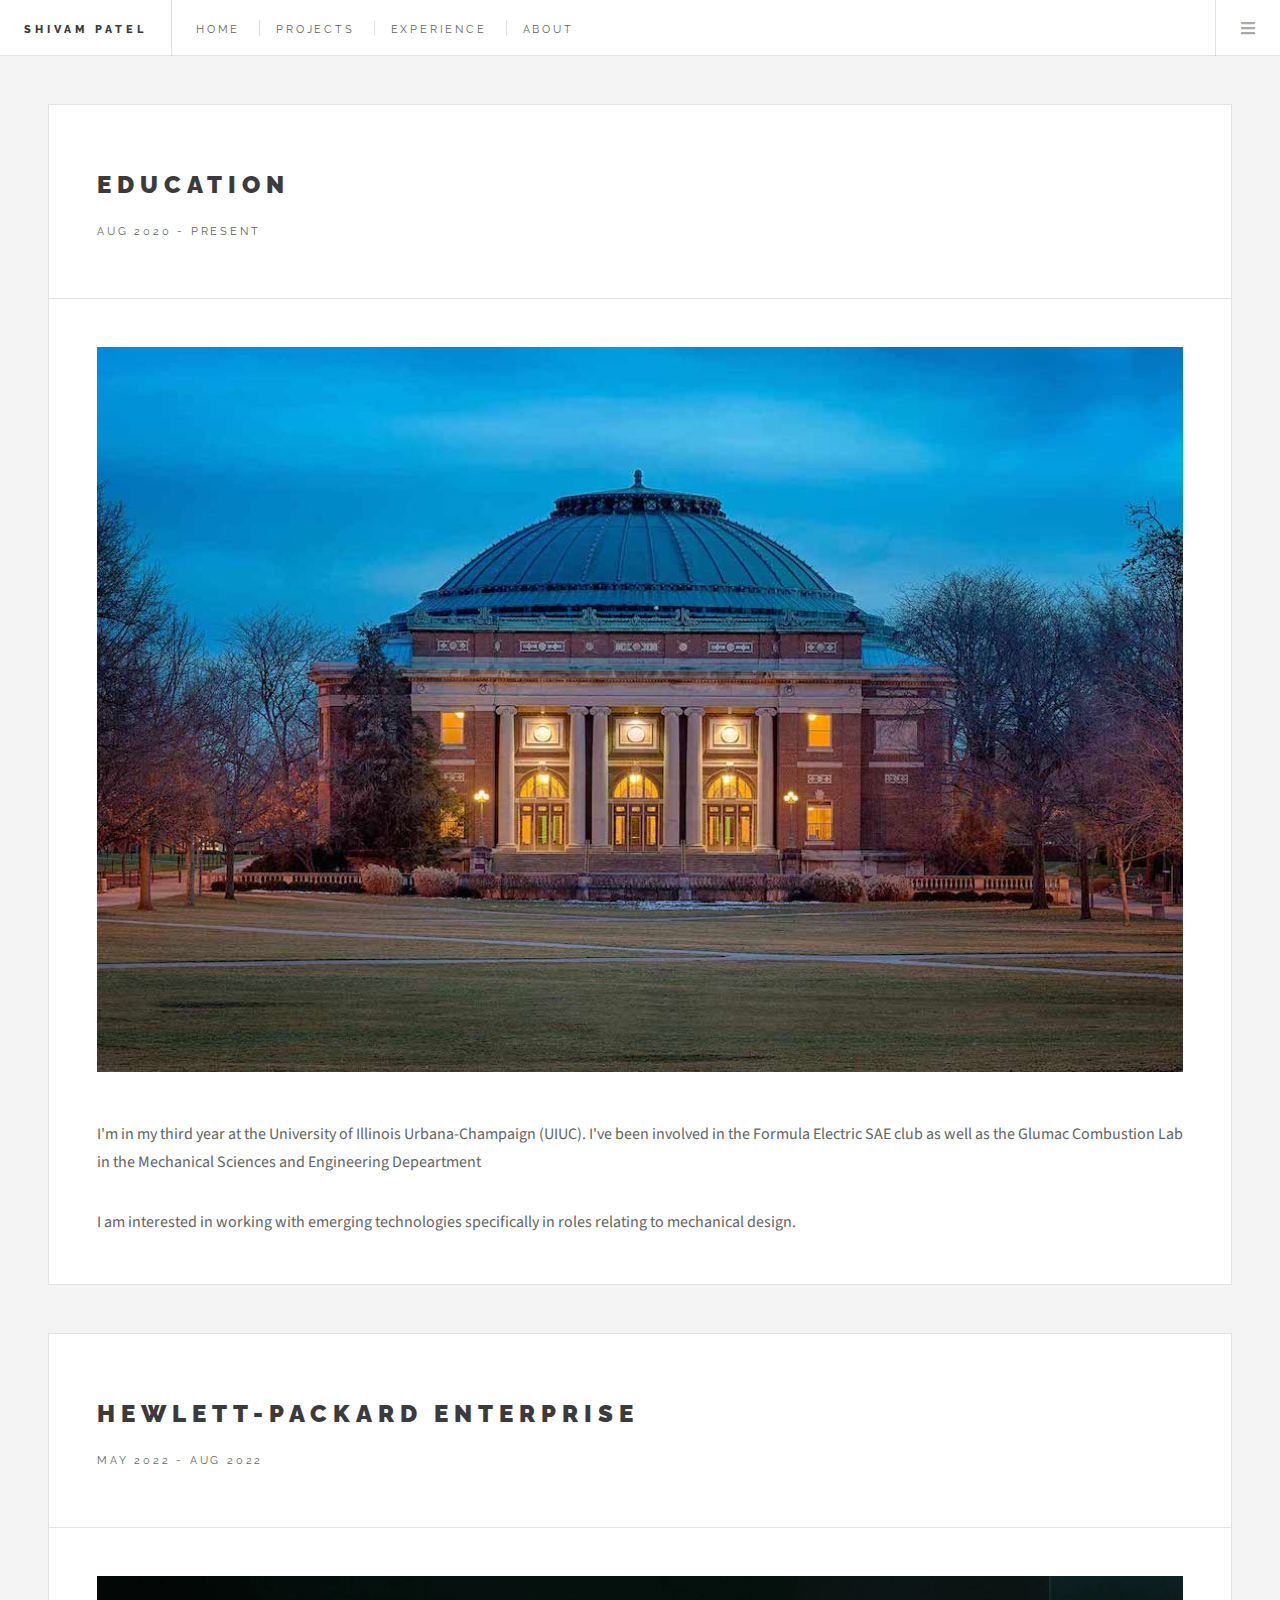
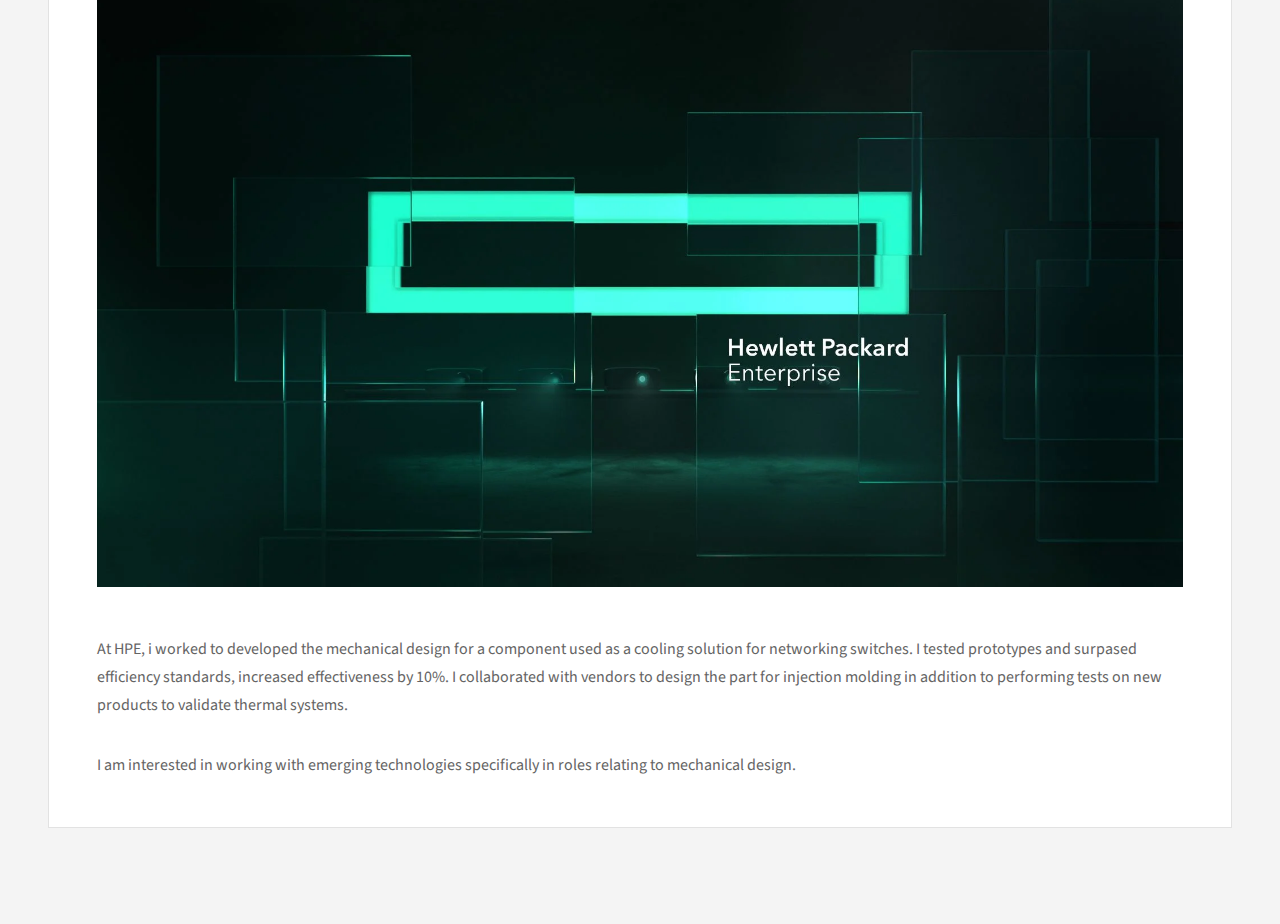
<file: experiences.html>
<!DOCTYPE HTML>
<!--
	Future Imperfect by HTML5 UP
	html5up.net | @ajlkn
	Free for personal and commercial use under the CCA 3.0 license (html5up.net/license)
-->
<html>
	<head>
		<title>Experiences</title>
		<meta charset="utf-8" />
		<meta name="viewport" content="width=device-width, initial-scale=1, user-scalable=no" />
		<link rel="stylesheet" href="assets/css/main.css" />
	</head>
	<body class="single is-preload">

		<!-- Wrapper -->
			<div id="wrapper">

				<!-- Header -->
					<header id="header">
						<h1><a href="index.html">Shivam Patel</a></h1>
						<nav class="links">
							<ul>
								<li><a href="index.html">Home</a></li>
								<li><a href="#">Projects</a></li>
								<li><a href="experiences.html">Experience</a></li>
								<li><a href="about.html">About</a></li>
						<!--		<li><a href="#">Adipiscing</a></li> -->
							</ul>
						</nav>
						<nav class="main">
							<ul>
						<!--		<li class="search">
									<a class="fa-search" href="#search">Search</a>
									<form id="search" method="get" action="#">
										<input type="text" name="query" placeholder="Search" />
									</form>
								</li> -->
								<li class="menu">
									<a class="fa-bars" href="#menu">Menu</a>
								</li>
							</ul>
						</nav>
					</header>

				<!-- Menu -->
					<section id="menu">

						<!-- Search -->
						<!--
							<section>
								<form class="search" method="get" action="#">
									<input type="text" name="query" placeholder="Search" />
								</form>
							</section>
-->
						<!-- Links -->
							<section>
								<ul class="links">
									<li>
										<a href="#">
											<h3>Home</h3>
											<!-- <p>Feugiat tempus veroeros dolor</p> -->
										</a>
									</li>
									<li>
										<a href="#">
											<h3>Projects</h3>
											<!-- <p>Sed vitae justo condimentum</p> -->
										</a>
									</li>
									<li>
										<a href="#">
											<h3>Experience</h3>
											<!-- <p>Phasellus sed ultricies mi congue</p> -->
										</a>
									</li>
									<li>
										<a href="about.html">
											<h3>About</h3>
											<!-- <p>Porta lectus amet ultricies</p> -->
										</a>
									</li>
								</ul>
							</section>

					</section>

				<!-- Main -->
					<div id="main">

						<!-- Post -->
							<article class="post">
								<header>
									<div class="title">
										<h2>Education</h2>
										<p>Aug 2020 - Present</p>
									</div>
								<!--	<div class="meta">
										<time class="published" datetime="2015-11-01">November 1, 2015</time>
										<a href="#" class="author"><span class="name">Jane Doe</span><img src="images/avatar.jpg" alt="" /></a>
									</div> -->
								</header>
								<span class="image featured"><img src="images/uiuc.jpg" alt="" /></span>
								<p>I'm in my third year at the University of Illinois Urbana-Champaign (UIUC). I've been involved in the Formula Electric SAE club as well as the Glumac Combustion Lab in the Mechanical Sciences and Engineering Depeartment</p>
								<p>I am interested in working with emerging technologies specifically in roles relating to mechanical design. </p>
							<!--	<footer>
									<ul class="stats">
										<li><a href="#">General</a></li>
										<li><a href="#" class="icon solid fa-heart">28</a></li>
										<li><a href="#" class="icon solid fa-comment">128</a></li>
									</ul>
								</footer> -->
							</article>

					</div>
					<!-- Main -->
						<div id="main">

							<!-- Post -->
								<article class="post">
									<header>
										<div class="title">
											<h2>Hewlett-Packard Enterprise</h2>
											<p>May 2022 - Aug 2022</p>
										</div>
									<!--	<div class="meta">
											<time class="published" datetime="2015-11-01">November 1, 2015</time>
											<a href="#" class="author"><span class="name">Jane Doe</span><img src="images/avatar.jpg" alt="" /></a>
										</div> -->
									</header>
									<span class="image featured"><img src="images/hpe.jpg" alt="" /></span>
									<p>At HPE, i worked to developed the mechanical design for a component used as a cooling solution for networking switches. I tested prototypes and surpased efficiency standards, increased effectiveness by 10%. I collaborated with vendors to design the part for injection molding in addition to performing tests on new products to validate thermal systems.
</p>
									<p>I am interested in working with emerging technologies specifically in roles relating to mechanical design. </p>
								<!--	<footer>
										<ul class="stats">
											<li><a href="#">General</a></li>
											<li><a href="#" class="icon solid fa-heart">28</a></li>
											<li><a href="#" class="icon solid fa-comment">128</a></li>
										</ul>
									</footer> -->
								</article>

						</div>

				<!-- Footer -->
			<!--		<section id="footer">
						<ul class="icons">
							<li><a href="#" class="icon brands fa-twitter"><span class="label">Twitter</span></a></li>
							<li><a href="#" class="icon brands fa-facebook-f"><span class="label">Facebook</span></a></li>
							<li><a href="#" class="icon brands fa-instagram"><span class="label">Instagram</span></a></li>
							<li><a href="#" class="icon solid fa-rss"><span class="label">RSS</span></a></li>
							<li><a href="#" class="icon solid fa-envelope"><span class="label">Email</span></a></li>
						</ul>
						<p class="copyright">&copy; Untitled. Design: <a href="http://html5up.net">HTML5 UP</a>. Images: <a href="http://unsplash.com">Unsplash</a>.</p>
					</section> -->

			</div>

		<!-- Scripts -->
			<script src="assets/js/jquery.min.js"></script>
			<script src="assets/js/browser.min.js"></script>
			<script src="assets/js/breakpoints.min.js"></script>
			<script src="assets/js/util.js"></script>
			<script src="assets/js/main.js"></script>

	</body>
</html>
</file>
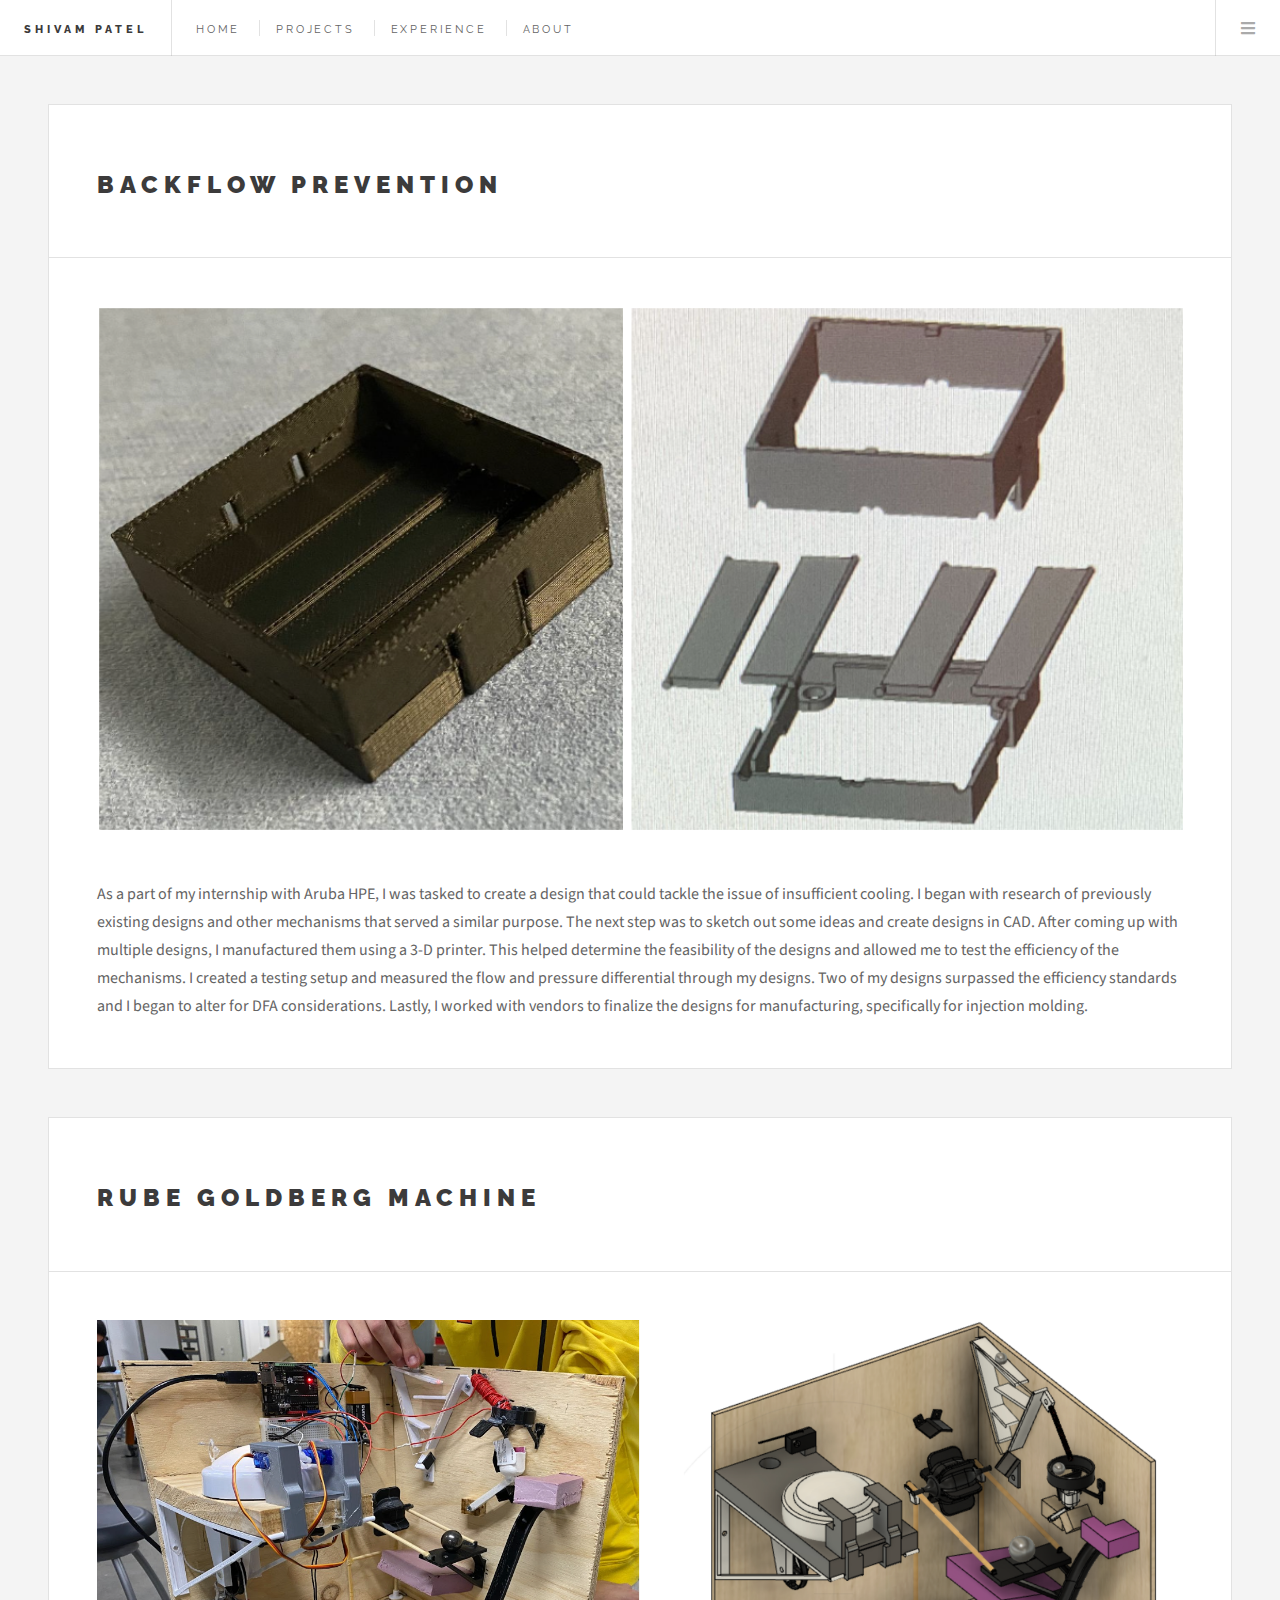
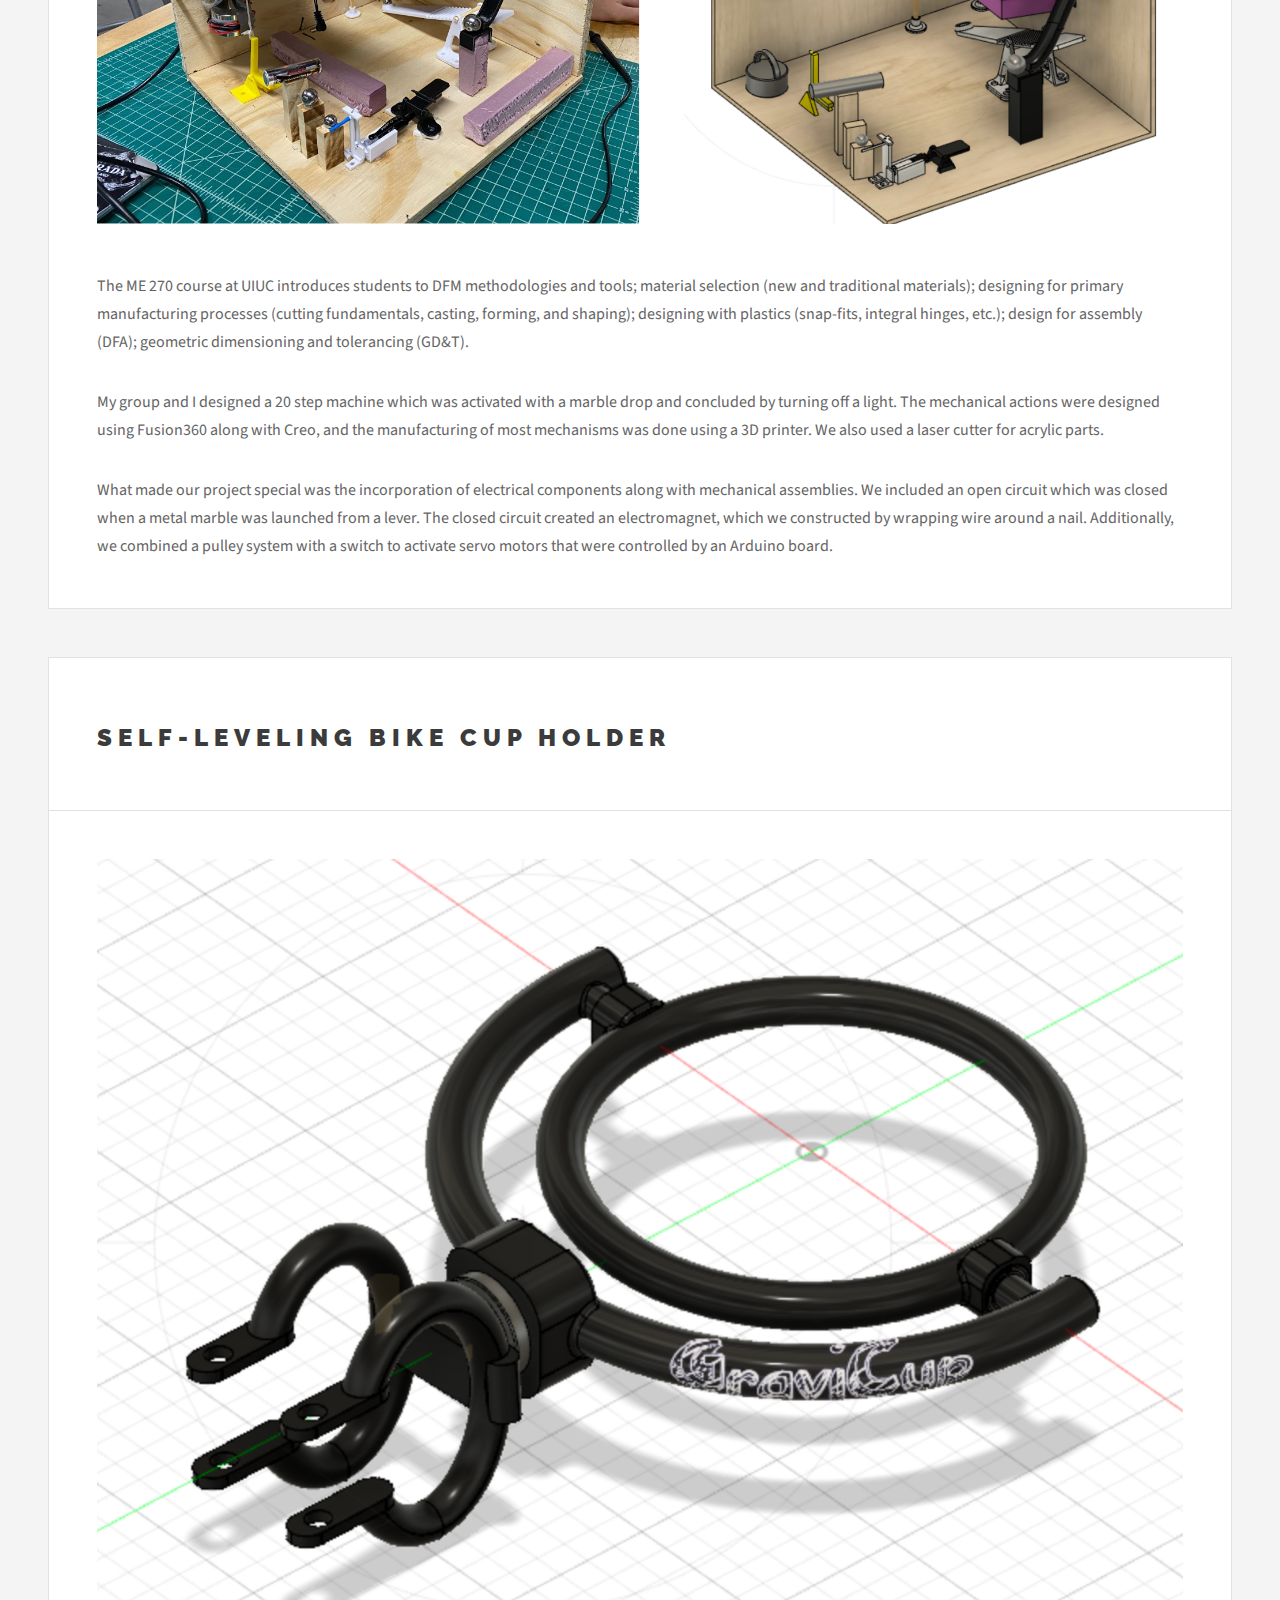
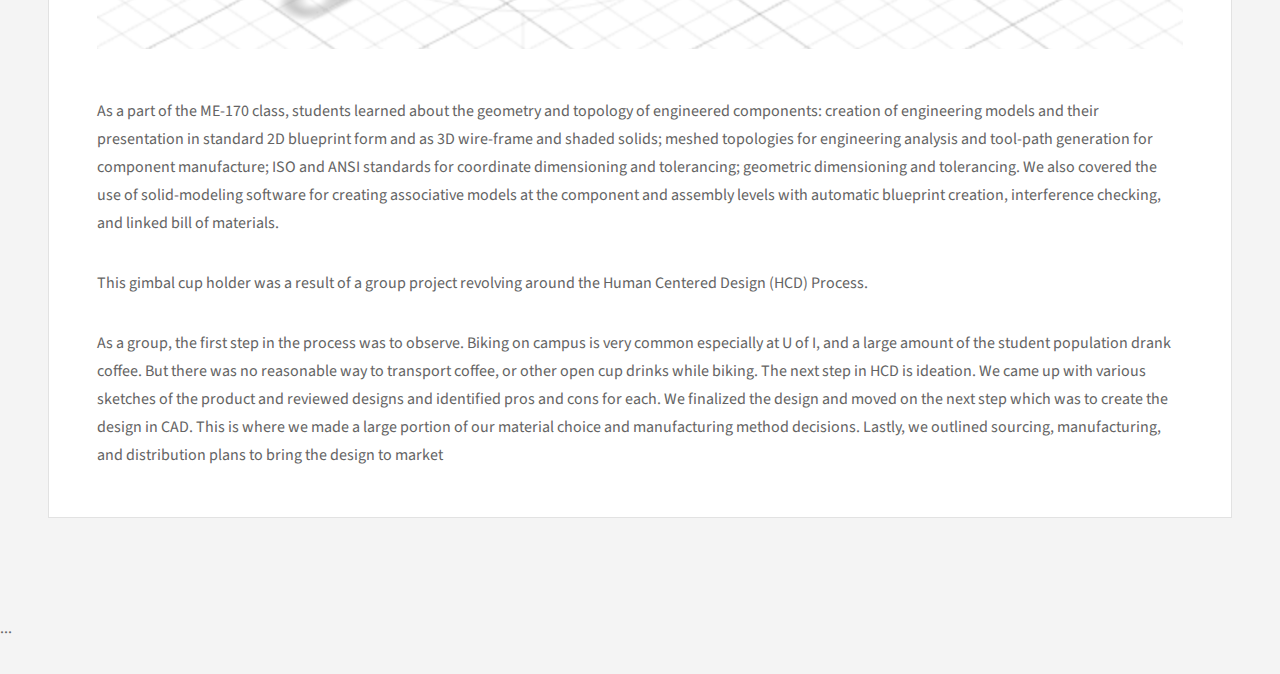
<file: projects.html>
<!DOCTYPE HTML>
<!--
	Future Imperfect by HTML5 UP
	html5up.net | @ajlkn
	Free for personal and commercial use under the CCA 3.0 license (html5up.net/license)
-->
<html>
	<head>
		<title>Experiences</title>
		<meta charset="utf-8" />
		<meta name="viewport" content="width=device-width, initial-scale=1, user-scalable=no" />
		<link rel="stylesheet" href="assets/css/main.css" />
	</head>
	<body class="single is-preload">

		<!-- Wrapper -->
			<div id="wrapper">

				<!-- Header -->
					<header id="header">
						<h1><a href="index.html">Shivam Patel</a></h1>
						<nav class="links">
							<ul>
								<li><a href="index.html">Home</a></li>
								<li><a href="projects.html">Projects</a></li>
								<li><a href="experience.html">Experience</a></li>
								<li><a href="about.html">About</a></li>
						<!--		<li><a href="#">Adipiscing</a></li> -->
							</ul>
						</nav>
						<nav class="main">
							<ul>
						<!--		<li class="search">
									<a class="fa-search" href="#search">Search</a>
									<form id="search" method="get" action="#">
										<input type="text" name="query" placeholder="Search" />
									</form>
								</li> -->
								<li class="menu">
									<a class="fa-bars" href="#menu">Menu</a>
								</li>
							</ul>
						</nav>
					</header>

				<!-- Menu -->
					<section id="menu">

						<!-- Search -->
						<!--
							<section>
								<form class="search" method="get" action="#">
									<input type="text" name="query" placeholder="Search" />
								</form>
							</section>
-->
						<!-- Links -->
							<section>
								<ul class="links">
									<li>
										<a href="index.html">
											<h3>Home</h3>
											<!-- <p>Feugiat tempus veroeros dolor</p> -->
										</a>
									</li>
									<li>
										<a href="projects.html">
											<h3>Projects</h3>
											<!-- <p>Sed vitae justo condimentum</p> -->
										</a>
									</li>
									<li>
										<a href="experience.html">
											<h3>Experience</h3>
											<!-- <p>Phasellus sed ultricies mi congue</p> -->
										</a>
									</li>
									<li>
										<a href="about.html">
											<h3>About</h3>
											<!-- <p>Porta lectus amet ultricies</p> -->
										</a>
									</li>
								</ul>
							</section>

					</section>
					<!-- Main -->
						<div id="main">

							<!-- Post -->
								<article class="post">
									<header>
										<div class="title">
											<h2>Backflow Prevention</h2>
											</div>
								<!--	<div class="meta">
										<time class="published" datetime="2015-11-01">November 1, 2015</time>
										<a href="#" class="author"><span class="name">Jane Doe</span><img src="images/avatar.jpg" alt="" /></a>
									</div> -->
									</header>
									<span class="image featured">
										<img src="images/backflow_prevention.png" alt="" /></span>


									<p>As a part of my internship with Aruba HPE, I was tasked to create a design that could tackle the issue of insufficient cooling. I began with research of previously existing designs and other mechanisms that served a similar purpose. The next step was to sketch out some ideas and create designs in CAD. After coming up with multiple designs, I manufactured them using a 3-D printer. This helped determine the feasibility of the designs and allowed me to test the efficiency of the mechanisms. I created a testing setup and measured the flow and pressure differential through my designs. Two of my designs surpassed the efficiency standards and I began to alter for DFA considerations. Lastly, I worked with vendors to finalize the designs for manufacturing, specifically for injection molding. </p>

								<!--	<p>...</p> -->
								<!--	<footer>
										<ul class="stats">
											<li><a href="#">General</a></li>
											<li><a href="#" class="icon solid fa-heart">28</a></li>
											<li><a href="#" class="icon solid fa-comment">128</a></li>
										</ul>
									</footer> -->
								</article>

					</div>
				<!-- Main -->

					<div id="main">

						<!-- Post -->
							<article class="post">
								<header>
									<div class="title">
										<h2>Rube Goldberg Machine </h2>
										</div>
								<!--	<div class="meta">
										<time class="published" datetime="2015-11-01">November 1, 2015</time>
										<a href="#" class="author"><span class="name">Jane Doe</span><img src="images/avatar.jpg" alt="" /></a>
									</div> -->
								</header>
								<span class="image featured"><img src="images/goldbergmachine.png" alt="" /></span>


								<p>The ME 270 course at UIUC introduces students to DFM methodologies and tools; material selection (new and traditional materials); designing for primary manufacturing processes (cutting fundamentals, casting, forming, and shaping); designing with plastics (snap-fits, integral hinges, etc.); design for assembly (DFA); geometric dimensioning and tolerancing (GD&T).</p>
								<p>My group and I designed a 20 step machine which was activated with a marble drop and concluded by turning off a light. The mechanical actions were designed using Fusion360 along with Creo, and the manufacturing of most mechanisms was done using a 3D printer. We also used a laser cutter for acrylic parts.</p>
								<p>What made our project special was the incorporation of electrical components along with mechanical assemblies. We included an open circuit which was closed when a metal marble was launched from a lever. The closed circuit created an electromagnet, which we constructed by wrapping wire around a nail. Additionally, we combined a pulley system with a switch to activate servo motors that were controlled by an Arduino board.</p>


							<!--	<p>...</p> -->
							<!--	<footer>
									<ul class="stats">
										<li><a href="#">General</a></li>
										<li><a href="#" class="icon solid fa-heart">28</a></li>
										<li><a href="#" class="icon solid fa-comment">128</a></li>
									</ul>
								</footer> -->
							</article>

					</div>
					<!-- Main -->
						<div id="main">

							<!-- Post -->
								<article class="post">
									<header>
										<div class="title">
											<h2>Self-Leveling Bike Cup Holder</h2>
											</div>
								<!--	<div class="meta">
										<time class="published" datetime="2015-11-01">November 1, 2015</time>
										<a href="#" class="author"><span class="name">Jane Doe</span><img src="images/avatar.jpg" alt="" /></a>
									</div> -->
									</header>
									<span class="image featured">
										<img src="images/cupholder.png" alt="" /></span>


									<p>As a part of the ME-170 class, students learned about the geometry and topology of engineered components: creation of engineering models and their presentation in standard 2D blueprint form and as 3D wire-frame and shaded solids; meshed topologies for engineering analysis and tool-path generation for component manufacture; ISO and ANSI standards for coordinate dimensioning and tolerancing; geometric dimensioning and tolerancing. We also covered the use  of solid-modeling software for creating associative models at the component and assembly levels with automatic blueprint creation, interference checking, and linked bill of materials.</p>
									<p>This gimbal cup holder was a result of a group project revolving around the Human Centered Design (HCD) Process.  </p>
									<p>As a group, the first step in the process was to observe. Biking on campus is very common especially at U of I, and a large amount of the student population drank coffee. But there was no reasonable way to transport coffee, or other open cup drinks while biking. The next step in HCD is ideation. We came up with various sketches of the product and reviewed designs and identified pros and cons for each. We finalized the design and moved on the next step which was to create the design in CAD. This is where we made a large portion of our material choice and manufacturing method decisions. Lastly, we outlined sourcing, manufacturing, and distribution plans to bring the design to market  </p>

								<!--	<p>...</p> -->
								<!--	<footer>
										<ul class="stats">
											<li><a href="#">General</a></li>
											<li><a href="#" class="icon solid fa-heart">28</a></li>
											<li><a href="#" class="icon solid fa-comment">128</a></li>
										</ul>
									</footer> -->
								</article>

					</div>

					<!-- Main
						<div id="main">

							 Post
								<article class="post">
									<header>
										<div class="title">
											<h2>Hewlett-Packard Enterprise</h2>
											<p>May 2022 - Aug 2022</p>
										</div>
										<div class="meta">
											<time class="published" datetime="2015-11-01">November 1, 2015</time>
											<a href="#" class="author"><span class="name">Jane Doe</span><img src="images/avatar.jpg" alt="" /></a>
										</div>
									</header>
									<span class="image featured"><img src="images/aruba.jpg" alt="" /></span>

									<p>At Aruba HPE, I worked to developed the mechanical design for a component used as a cooling solution for networking switches. I tested prototypes and surpased efficiency standards, increased effectiveness by 10%. I collaborated with vendors to design the part for injection molding in addition to performing tests on new products to validate thermal systems.</p>
									<footer>
										<ul class="stats">
											<li><a href="#">General</a></li>
											<li><a href="#" class="icon solid fa-heart">28</a></li>
											<li><a href="#" class="icon solid fa-comment">128</a></li>
										</ul>
									</footer>
								</article> -->

					</div>

							<!-- Main
								<div id="main">

									 Post
										<article class="post">
											<header>
												<div class="title">
													<h2>Glumac Combustion Laboratory</h2>
													<p>Aug 2021 - May 2022</p>
												</div>
												<div class="meta">
													<time class="published" datetime="2015-11-01">November 1, 2015</time>
													<a href="#" class="author"><span class="name">Jane Doe</span><img src="images/avatar.jpg" alt="" /></a>
												</div>
											</header>
											<span class="image featured"><img src="images/aruba.jpg" alt="" /></span> -->

											<p>...</p>
										<!--	<footer>
												<ul class="stats">
													<li><a href="#">General</a></li>
													<li><a href="#" class="icon solid fa-heart">28</a></li>
													<li><a href="#" class="icon solid fa-comment">128</a></li>
												</ul>
											</footer>
										</article>

								</div> -->

				<!-- Footer -->
			<!--		<section id="footer">
						<ul class="icons">
							<li><a href="#" class="icon brands fa-twitter"><span class="label">Twitter</span></a></li>
							<li><a href="#" class="icon brands fa-facebook-f"><span class="label">Facebook</span></a></li>
							<li><a href="#" class="icon brands fa-instagram"><span class="label">Instagram</span></a></li>
							<li><a href="#" class="icon solid fa-rss"><span class="label">RSS</span></a></li>
							<li><a href="#" class="icon solid fa-envelope"><span class="label">Email</span></a></li>
						</ul>
						<p class="copyright">&copy; Untitled. Design: <a href="http://html5up.net">HTML5 UP</a>. Images: <a href="http://unsplash.com">Unsplash</a>.</p>
					</section> -->

			</div>

		<!-- Scripts -->
			<script src="assets/js/jquery.min.js"></script>
			<script src="assets/js/browser.min.js"></script>
			<script src="assets/js/breakpoints.min.js"></script>
			<script src="assets/js/util.js"></script>
			<script src="assets/js/main.js"></script>

	</body>
</html>
</file>
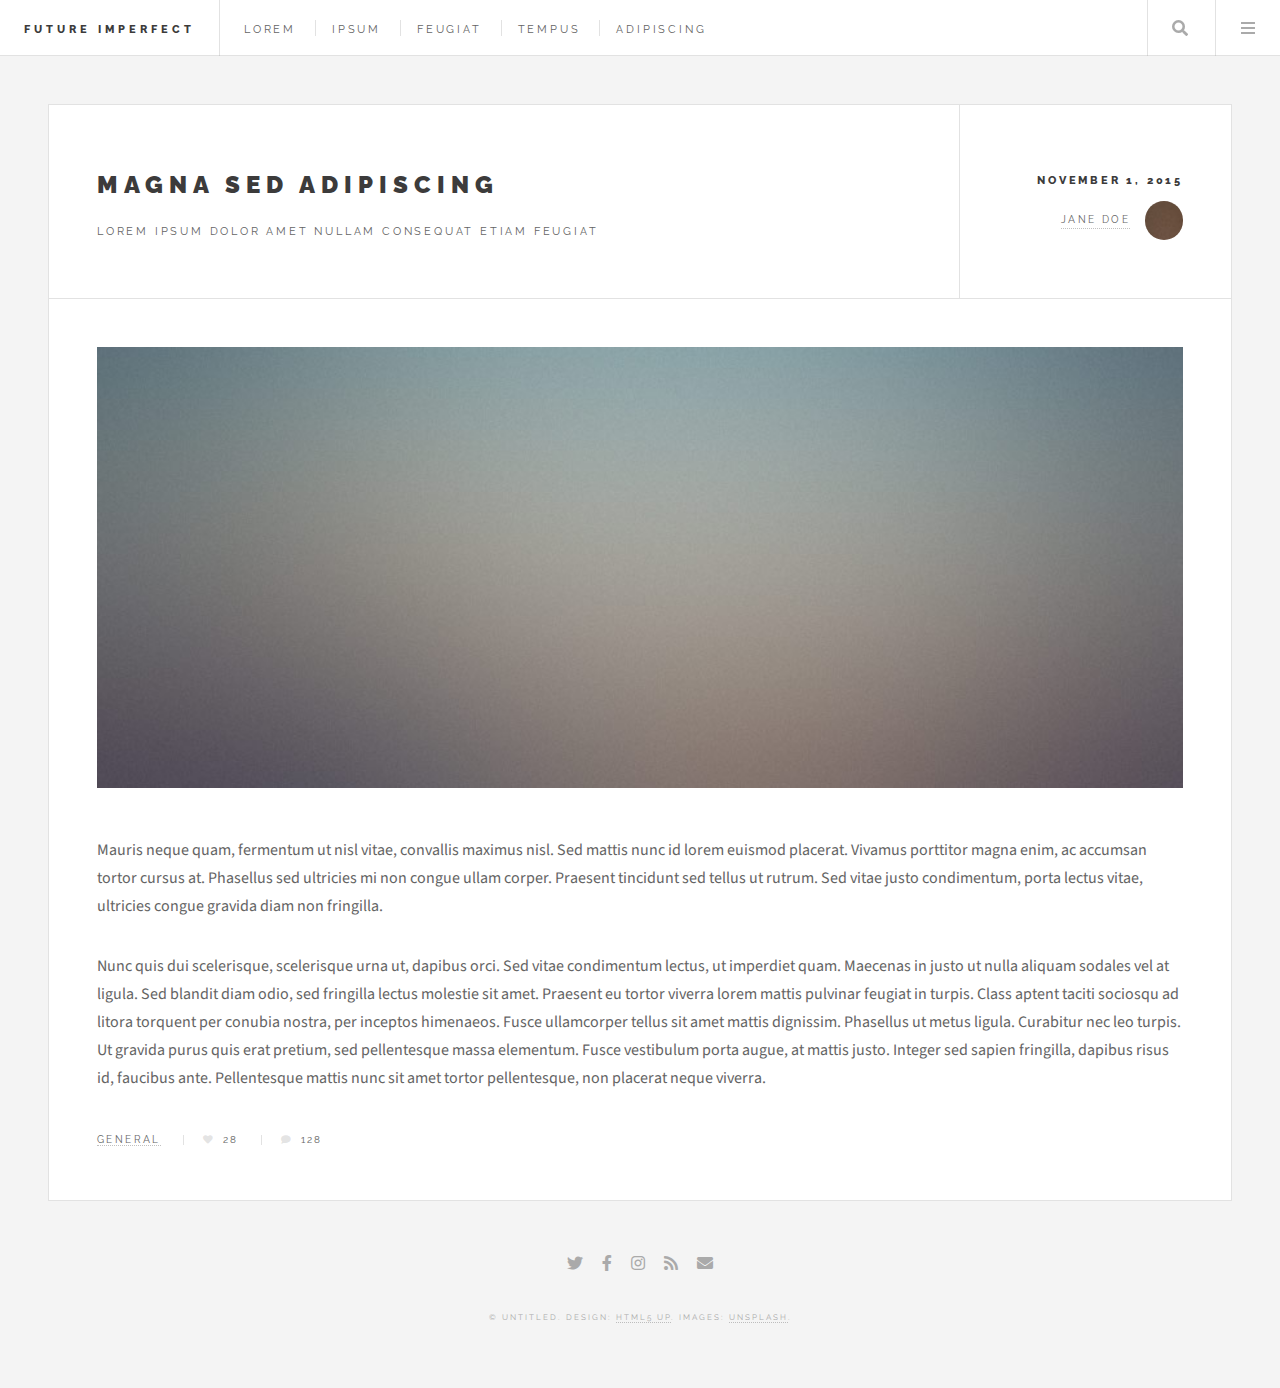
<file: single.html>
<!DOCTYPE HTML>
<!--
	Future Imperfect by HTML5 UP
	html5up.net | @ajlkn
	Free for personal and commercial use under the CCA 3.0 license (html5up.net/license)
-->
<html>
	<head>
		<title>Single - Future Imperfect by HTML5 UP</title>
		<meta charset="utf-8" />
		<meta name="viewport" content="width=device-width, initial-scale=1, user-scalable=no" />
		<link rel="stylesheet" href="assets/css/main.css" />
	</head>
	<body class="single is-preload">

		<!-- Wrapper -->
			<div id="wrapper">

				<!-- Header -->
					<header id="header">
						<h1><a href="index.html">Future Imperfect</a></h1>
						<nav class="links">
							<ul>
								<li><a href="#">Lorem</a></li>
								<li><a href="#">Ipsum</a></li>
								<li><a href="#">Feugiat</a></li>
								<li><a href="#">Tempus</a></li>
								<li><a href="#">Adipiscing</a></li>
							</ul>
						</nav>
						<nav class="main">
							<ul>
								<li class="search">
									<a class="fa-search" href="#search">Search</a>
									<form id="search" method="get" action="#">
										<input type="text" name="query" placeholder="Search" />
									</form>
								</li>
								<li class="menu">
									<a class="fa-bars" href="#menu">Menu</a>
								</li>
							</ul>
						</nav>
					</header>

				<!-- Menu -->
					<section id="menu">

						<!-- Search -->
							<section>
								<form class="search" method="get" action="#">
									<input type="text" name="query" placeholder="Search" />
								</form>
							</section>

						<!-- Links -->
							<section>
								<ul class="links">
									<li>
										<a href="#">
											<h3>Lorem ipsum</h3>
											<p>Feugiat tempus veroeros dolor</p>
										</a>
									</li>
									<li>
										<a href="#">
											<h3>Dolor sit amet</h3>
											<p>Sed vitae justo condimentum</p>
										</a>
									</li>
									<li>
										<a href="#">
											<h3>Feugiat veroeros</h3>
											<p>Phasellus sed ultricies mi congue</p>
										</a>
									</li>
									<li>
										<a href="#">
											<h3>Etiam sed consequat</h3>
											<p>Porta lectus amet ultricies</p>
										</a>
									</li>
								</ul>
							</section>

						<!-- Actions -->
							<section>
								<ul class="actions stacked">
									<li><a href="#" class="button large fit">Log In</a></li>
								</ul>
							</section>

					</section>

				<!-- Main -->
					<div id="main">

						<!-- Post -->
							<article class="post">
								<header>
									<div class="title">
										<h2><a href="#">Magna sed adipiscing</a></h2>
										<p>Lorem ipsum dolor amet nullam consequat etiam feugiat</p>
									</div>
									<div class="meta">
										<time class="published" datetime="2015-11-01">November 1, 2015</time>
										<a href="#" class="author"><span class="name">Jane Doe</span><img src="images/avatar.jpg" alt="" /></a>
									</div>
								</header>
								<span class="image featured"><img src="images/pic01.jpg" alt="" /></span>
								<p>Mauris neque quam, fermentum ut nisl vitae, convallis maximus nisl. Sed mattis nunc id lorem euismod placerat. Vivamus porttitor magna enim, ac accumsan tortor cursus at. Phasellus sed ultricies mi non congue ullam corper. Praesent tincidunt sed tellus ut rutrum. Sed vitae justo condimentum, porta lectus vitae, ultricies congue gravida diam non fringilla.</p>
								<p>Nunc quis dui scelerisque, scelerisque urna ut, dapibus orci. Sed vitae condimentum lectus, ut imperdiet quam. Maecenas in justo ut nulla aliquam sodales vel at ligula. Sed blandit diam odio, sed fringilla lectus molestie sit amet. Praesent eu tortor viverra lorem mattis pulvinar feugiat in turpis. Class aptent taciti sociosqu ad litora torquent per conubia nostra, per inceptos himenaeos. Fusce ullamcorper tellus sit amet mattis dignissim. Phasellus ut metus ligula. Curabitur nec leo turpis. Ut gravida purus quis erat pretium, sed pellentesque massa elementum. Fusce vestibulum porta augue, at mattis justo. Integer sed sapien fringilla, dapibus risus id, faucibus ante. Pellentesque mattis nunc sit amet tortor pellentesque, non placerat neque viverra. </p>
								<footer>
									<ul class="stats">
										<li><a href="#">General</a></li>
										<li><a href="#" class="icon solid fa-heart">28</a></li>
										<li><a href="#" class="icon solid fa-comment">128</a></li>
									</ul>
								</footer>
							</article>

					</div>

				<!-- Footer -->
					<section id="footer">
						<ul class="icons">
							<li><a href="#" class="icon brands fa-twitter"><span class="label">Twitter</span></a></li>
							<li><a href="#" class="icon brands fa-facebook-f"><span class="label">Facebook</span></a></li>
							<li><a href="#" class="icon brands fa-instagram"><span class="label">Instagram</span></a></li>
							<li><a href="#" class="icon solid fa-rss"><span class="label">RSS</span></a></li>
							<li><a href="#" class="icon solid fa-envelope"><span class="label">Email</span></a></li>
						</ul>
						<p class="copyright">&copy; Untitled. Design: <a href="http://html5up.net">HTML5 UP</a>. Images: <a href="http://unsplash.com">Unsplash</a>.</p>
					</section>

			</div>

		<!-- Scripts -->
			<script src="assets/js/jquery.min.js"></script>
			<script src="assets/js/browser.min.js"></script>
			<script src="assets/js/breakpoints.min.js"></script>
			<script src="assets/js/util.js"></script>
			<script src="assets/js/main.js"></script>

	</body>
</html>
</file>
<file: assets/css/main.css>
@import url(fontawesome-all.min.css);
@import url("https://fonts.googleapis.com/css?family=Source+Sans+Pro:400,700|Raleway:400,800,900");

/*
	Future Imperfect by HTML5 UP
	html5up.net | @ajlkn
	Free for personal and commercial use under the CCA 3.0 license (html5up.net/license)
*/

html, body, div, span, applet, object,
iframe, h1, h2, h3, h4, h5, h6, p, blockquote,
pre, a, abbr, acronym, address, big, cite,
code, del, dfn, em, img, ins, kbd, q, s, samp,
small, strike, strong, sub, sup, tt, var, b,
u, i, center, dl, dt, dd, ol, ul, li, fieldset,
form, label, legend, table, caption, tbody,
tfoot, thead, tr, th, td, article, aside,
canvas, details, embed, figure, figcaption,
footer, header, hgroup, menu, nav, output, ruby,
section, summary, time, mark, audio, video {
	margin: 0;
	padding: 0;
	border: 0;
	font-size: 100%;
	font: inherit;
	vertical-align: baseline;}

article, aside, details, figcaption, figure,
footer, header, hgroup, menu, nav, section {
	display: block;}

body {
	line-height: 1;
}

ol, ul {
	list-style: none;
}

blockquote, q {
	quotes: none;
}

	blockquote:before, blockquote:after, q:before, q:after {
		content: '';
		content: none;
	}

table {
	border-collapse: collapse;
	border-spacing: 0;
}

body {
	-webkit-text-size-adjust: none;
}

mark {
	background-color: transparent;
	color: inherit;
}

input::-moz-focus-inner {
	border: 0;
	padding: 0;
}

input, select, textarea {
	-moz-appearance: none;
	-webkit-appearance: none;
	-ms-appearance: none;
	appearance: none;
}

/* Basic */

	@-ms-viewport {
		width: device-width;
	}

	body {
		-ms-overflow-style: scrollbar;
	}

	@media screen and (max-width: 480px) {

		html, body {
			min-width: 320px;
		}

	}

	html {
		box-sizing: border-box;
	}

	*, *:before, *:after {
		box-sizing: inherit;
	}

	body {
		background: #f4f4f4;
	}

		body.is-preload *, body.is-preload *:before, body.is-preload *:after {
			-moz-animation: none !important;
			-webkit-animation: none !important;
			-ms-animation: none !important;
			animation: none !important;
			-moz-transition: none !important;
			-webkit-transition: none !important;
			-ms-transition: none !important;
			transition: none !important;
		}

/* Type */

	body, input, select, textarea {
		color: #646464;
		font-family: "Source Sans Pro", Helvetica, sans-serif;
		font-size: 14pt;
		font-weight: 400;
		line-height: 1.75;
	}

		@media screen and (max-width: 1680px) {

			body, input, select, textarea {
				font-size: 12pt;
			}

		}

		@media screen and (max-width: 1280px) {

			body, input, select, textarea {
				font-size: 12pt;
			}

		}

		@media screen and (max-width: 980px) {

			body, input, select, textarea {
				font-size: 12pt;
			}

		}

		@media screen and (max-width: 736px) {

			body, input, select, textarea {
				font-size: 12pt;
			}

		}

		@media screen and (max-width: 480px) {

			body, input, select, textarea {
				font-size: 12pt;
			}

		}

	a {
		-moz-transition: color 0.2s ease, border-bottom-color 0.2s ease;
		-webkit-transition: color 0.2s ease, border-bottom-color 0.2s ease;
		-ms-transition: color 0.2s ease, border-bottom-color 0.2s ease;
		transition: color 0.2s ease, border-bottom-color 0.2s ease;
		border-bottom: dotted 1px rgba(160, 160, 160, 0.65);
		color: inherit;
		text-decoration: none;
	}

		a:before {
			-moz-transition: color 0.2s ease;
			-webkit-transition: color 0.2s ease;
			-ms-transition: color 0.2s ease;
			transition: color 0.2s ease;
		}

		a:hover {
			border-bottom-color: transparent;
			color: #2ebaae !important;
		}

			a:hover:before {
				color: #2ebaae !important;
			}

	strong, b {
		color: #3c3b3b;
		font-weight: 700;
	}

	em, i {
		font-style: italic;
	}

	p {
		margin: 0 0 2em 0;
	}

	h1, h2, h3, h4, h5, h6 {
		color: #3c3b3b;
		font-family: "Raleway", Helvetica, sans-serif;
		font-weight: 800;
		letter-spacing: 0.25em;
		line-height: 1.65;
		margin: 0 0 1em 0;
		text-transform: uppercase;
	}

		h1 a, h2 a, h3 a, h4 a, h5 a, h6 a {
			color: inherit;
			border-bottom: 0;
		}

	h2 {
		font-size: 1.1em;
	}

	h3 {
		font-size: 0.9em;
	}

	h4 {
		font-size: 0.7em;
	}

	h5 {
		font-size: 0.7em;
	}

	h6 {
		font-size: 0.7em;
	}

	sub {
		font-size: 0.8em;
		position: relative;
		top: 0.5em;
	}

	sup {
		font-size: 0.8em;
		position: relative;
		top: -0.5em;
	}

	blockquote {
		border-left: solid 4px rgba(160, 160, 160, 0.3);
		font-style: italic;
		margin: 0 0 2em 0;
		padding: 0.5em 0 0.5em 2em;
	}

	code {
		background: rgba(160, 160, 160, 0.075);
		border: solid 1px rgba(160, 160, 160, 0.3);
		font-family: "Courier New", monospace;
		font-size: 0.9em;
		margin: 0 0.25em;
		padding: 0.25em 0.65em;
	}

	pre {
		-webkit-overflow-scrolling: touch;
		font-family: "Courier New", monospace;
		font-size: 0.9em;
		margin: 0 0 2em 0;
	}

		pre code {
			display: block;
			line-height: 1.75em;
			padding: 1em 1.5em;
			overflow-x: auto;
		}

	hr {
		border: 0;
		border-bottom: solid 1px rgba(160, 160, 160, 0.3);
		margin: 2em 0;
	}

		hr.major {
			margin: 3em 0;
		}

	.align-left {
		text-align: left;
	}

	.align-center {
		text-align: center;
	}

	.align-right {
		text-align: right;
	}

/* Row */

	.row {
		display: flex;
		flex-wrap: wrap;
		box-sizing: border-box;
		align-items: stretch;
	}

		.row > * {
			box-sizing: border-box;
		}

		.row.gtr-uniform > * > :last-child {
			margin-bottom: 0;
		}

		.row.aln-left {
			justify-content: flex-start;
		}

		.row.aln-center {
			justify-content: center;
		}

		.row.aln-right {
			justify-content: flex-end;
		}

		.row.aln-top {
			align-items: flex-start;
		}

		.row.aln-middle {
			align-items: center;
		}

		.row.aln-bottom {
			align-items: flex-end;
		}

		.row > .imp {
			order: -1;
		}

		.row > .col-1 {
			width: 8.33333%;
		}

		.row > .off-1 {
			margin-left: 8.33333%;
		}

		.row > .col-2 {
			width: 16.66667%;
		}

		.row > .off-2 {
			margin-left: 16.66667%;
		}

		.row > .col-3 {
			width: 25%;
		}

		.row > .off-3 {
			margin-left: 25%;
		}

		.row > .col-4 {
			width: 33.33333%;
		}

		.row > .off-4 {
			margin-left: 33.33333%;
		}

		.row > .col-5 {
			width: 41.66667%;
		}

		.row > .off-5 {
			margin-left: 41.66667%;
		}

		.row > .col-6 {
			width: 50%;
		}

		.row > .off-6 {
			margin-left: 50%;
		}

		.row > .col-7 {
			width: 58.33333%;
		}

		.row > .off-7 {
			margin-left: 58.33333%;
		}

		.row > .col-8 {
			width: 66.66667%;
		}

		.row > .off-8 {
			margin-left: 66.66667%;
		}

		.row > .col-9 {
			width: 75%;
		}

		.row > .off-9 {
			margin-left: 75%;
		}

		.row > .col-10 {
			width: 83.33333%;
		}

		.row > .off-10 {
			margin-left: 83.33333%;
		}

		.row > .col-11 {
			width: 91.66667%;
		}

		.row > .off-11 {
			margin-left: 91.66667%;
		}

		.row > .col-12 {
			width: 100%;
		}

		.row > .off-12 {
			margin-left: 100%;
		}

		.row.gtr-0 {
			margin-top: 0;
			margin-left: 0em;
		}

			.row.gtr-0 > * {
				padding: 0 0 0 0em;
			}

			.row.gtr-0.gtr-uniform {
				margin-top: 0em;
			}

				.row.gtr-0.gtr-uniform > * {
					padding-top: 0em;
				}

		.row.gtr-25 {
			margin-top: 0;
			margin-left: -0.25em;
		}

			.row.gtr-25 > * {
				padding: 0 0 0 0.25em;
			}

			.row.gtr-25.gtr-uniform {
				margin-top: -0.25em;
			}

				.row.gtr-25.gtr-uniform > * {
					padding-top: 0.25em;
				}

		.row.gtr-50 {
			margin-top: 0;
			margin-left: -0.5em;
		}

			.row.gtr-50 > * {
				padding: 0 0 0 0.5em;
			}

			.row.gtr-50.gtr-uniform {
				margin-top: -0.5em;
			}

				.row.gtr-50.gtr-uniform > * {
					padding-top: 0.5em;
				}

		.row {
			margin-top: 0;
			margin-left: -1em;
		}

			.row > * {
				padding: 0 0 0 1em;
			}

			.row.gtr-uniform {
				margin-top: -1em;
			}

				.row.gtr-uniform > * {
					padding-top: 1em;
				}

		.row.gtr-150 {
			margin-top: 0;
			margin-left: -1.5em;
		}

			.row.gtr-150 > * {
				padding: 0 0 0 1.5em;
			}

			.row.gtr-150.gtr-uniform {
				margin-top: -1.5em;
			}

				.row.gtr-150.gtr-uniform > * {
					padding-top: 1.5em;
				}

		.row.gtr-200 {
			margin-top: 0;
			margin-left: -2em;
		}

			.row.gtr-200 > * {
				padding: 0 0 0 2em;
			}

			.row.gtr-200.gtr-uniform {
				margin-top: -2em;
			}

				.row.gtr-200.gtr-uniform > * {
					padding-top: 2em;
				}

		@media screen and (max-width: 1680px) {

			.row {
				display: flex;
				flex-wrap: wrap;
				box-sizing: border-box;
				align-items: stretch;
			}

				.row > * {
					box-sizing: border-box;
				}

				.row.gtr-uniform > * > :last-child {
					margin-bottom: 0;
				}

				.row.aln-left {
					justify-content: flex-start;
				}

				.row.aln-center {
					justify-content: center;
				}

				.row.aln-right {
					justify-content: flex-end;
				}

				.row.aln-top {
					align-items: flex-start;
				}

				.row.aln-middle {
					align-items: center;
				}

				.row.aln-bottom {
					align-items: flex-end;
				}

				.row > .imp-xlarge {
					order: -1;
				}

				.row > .col-1-xlarge {
					width: 8.33333%;
				}

				.row > .off-1-xlarge {
					margin-left: 8.33333%;
				}

				.row > .col-2-xlarge {
					width: 16.66667%;
				}

				.row > .off-2-xlarge {
					margin-left: 16.66667%;
				}

				.row > .col-3-xlarge {
					width: 25%;
				}

				.row > .off-3-xlarge {
					margin-left: 25%;
				}

				.row > .col-4-xlarge {
					width: 33.33333%;
				}

				.row > .off-4-xlarge {
					margin-left: 33.33333%;
				}

				.row > .col-5-xlarge {
					width: 41.66667%;
				}

				.row > .off-5-xlarge {
					margin-left: 41.66667%;
				}

				.row > .col-6-xlarge {
					width: 50%;
				}

				.row > .off-6-xlarge {
					margin-left: 50%;
				}

				.row > .col-7-xlarge {
					width: 58.33333%;
				}

				.row > .off-7-xlarge {
					margin-left: 58.33333%;
				}

				.row > .col-8-xlarge {
					width: 66.66667%;
				}

				.row > .off-8-xlarge {
					margin-left: 66.66667%;
				}

				.row > .col-9-xlarge {
					width: 75%;
				}

				.row > .off-9-xlarge {
					margin-left: 75%;
				}

				.row > .col-10-xlarge {
					width: 83.33333%;
				}

				.row > .off-10-xlarge {
					margin-left: 83.33333%;
				}

				.row > .col-11-xlarge {
					width: 91.66667%;
				}

				.row > .off-11-xlarge {
					margin-left: 91.66667%;
				}

				.row > .col-12-xlarge {
					width: 100%;
				}

				.row > .off-12-xlarge {
					margin-left: 100%;
				}

				.row.gtr-0 {
					margin-top: 0;
					margin-left: 0em;
				}

					.row.gtr-0 > * {
						padding: 0 0 0 0em;
					}

					.row.gtr-0.gtr-uniform {
						margin-top: 0em;
					}

						.row.gtr-0.gtr-uniform > * {
							padding-top: 0em;
						}

				.row.gtr-25 {
					margin-top: 0;
					margin-left: -0.25em;
				}

					.row.gtr-25 > * {
						padding: 0 0 0 0.25em;
					}

					.row.gtr-25.gtr-uniform {
						margin-top: -0.25em;
					}

						.row.gtr-25.gtr-uniform > * {
							padding-top: 0.25em;
						}

				.row.gtr-50 {
					margin-top: 0;
					margin-left: -0.5em;
				}

					.row.gtr-50 > * {
						padding: 0 0 0 0.5em;
					}

					.row.gtr-50.gtr-uniform {
						margin-top: -0.5em;
					}

						.row.gtr-50.gtr-uniform > * {
							padding-top: 0.5em;
						}

				.row {
					margin-top: 0;
					margin-left: -1em;
				}

					.row > * {
						padding: 0 0 0 1em;
					}

					.row.gtr-uniform {
						margin-top: -1em;
					}

						.row.gtr-uniform > * {
							padding-top: 1em;
						}

				.row.gtr-150 {
					margin-top: 0;
					margin-left: -1.5em;
				}

					.row.gtr-150 > * {
						padding: 0 0 0 1.5em;
					}

					.row.gtr-150.gtr-uniform {
						margin-top: -1.5em;
					}

						.row.gtr-150.gtr-uniform > * {
							padding-top: 1.5em;
						}

				.row.gtr-200 {
					margin-top: 0;
					margin-left: -2em;
				}

					.row.gtr-200 > * {
						padding: 0 0 0 2em;
					}

					.row.gtr-200.gtr-uniform {
						margin-top: -2em;
					}

						.row.gtr-200.gtr-uniform > * {
							padding-top: 2em;
						}

		}

		@media screen and (max-width: 1280px) {

			.row {
				display: flex;
				flex-wrap: wrap;
				box-sizing: border-box;
				align-items: stretch;
			}

				.row > * {
					box-sizing: border-box;
				}

				.row.gtr-uniform > * > :last-child {
					margin-bottom: 0;
				}

				.row.aln-left {
					justify-content: flex-start;
				}

				.row.aln-center {
					justify-content: center;
				}

				.row.aln-right {
					justify-content: flex-end;
				}

				.row.aln-top {
					align-items: flex-start;
				}

				.row.aln-middle {
					align-items: center;
				}

				.row.aln-bottom {
					align-items: flex-end;
				}

				.row > .imp-large {
					order: -1;
				}

				.row > .col-1-large {
					width: 8.33333%;
				}

				.row > .off-1-large {
					margin-left: 8.33333%;
				}

				.row > .col-2-large {
					width: 16.66667%;
				}

				.row > .off-2-large {
					margin-left: 16.66667%;
				}

				.row > .col-3-large {
					width: 25%;
				}

				.row > .off-3-large {
					margin-left: 25%;
				}

				.row > .col-4-large {
					width: 33.33333%;
				}

				.row > .off-4-large {
					margin-left: 33.33333%;
				}

				.row > .col-5-large {
					width: 41.66667%;
				}

				.row > .off-5-large {
					margin-left: 41.66667%;
				}

				.row > .col-6-large {
					width: 50%;
				}

				.row > .off-6-large {
					margin-left: 50%;
				}

				.row > .col-7-large {
					width: 58.33333%;
				}

				.row > .off-7-large {
					margin-left: 58.33333%;
				}

				.row > .col-8-large {
					width: 66.66667%;
				}

				.row > .off-8-large {
					margin-left: 66.66667%;
				}

				.row > .col-9-large {
					width: 75%;
				}

				.row > .off-9-large {
					margin-left: 75%;
				}

				.row > .col-10-large {
					width: 83.33333%;
				}

				.row > .off-10-large {
					margin-left: 83.33333%;
				}

				.row > .col-11-large {
					width: 91.66667%;
				}

				.row > .off-11-large {
					margin-left: 91.66667%;
				}

				.row > .col-12-large {
					width: 100%;
				}

				.row > .off-12-large {
					margin-left: 100%;
				}

				.row.gtr-0 {
					margin-top: 0;
					margin-left: 0em;
				}

					.row.gtr-0 > * {
						padding: 0 0 0 0em;
					}

					.row.gtr-0.gtr-uniform {
						margin-top: 0em;
					}

						.row.gtr-0.gtr-uniform > * {
							padding-top: 0em;
						}

				.row.gtr-25 {
					margin-top: 0;
					margin-left: -0.25em;
				}

					.row.gtr-25 > * {
						padding: 0 0 0 0.25em;
					}

					.row.gtr-25.gtr-uniform {
						margin-top: -0.25em;
					}

						.row.gtr-25.gtr-uniform > * {
							padding-top: 0.25em;
						}

				.row.gtr-50 {
					margin-top: 0;
					margin-left: -0.5em;
				}

					.row.gtr-50 > * {
						padding: 0 0 0 0.5em;
					}

					.row.gtr-50.gtr-uniform {
						margin-top: -0.5em;
					}

						.row.gtr-50.gtr-uniform > * {
							padding-top: 0.5em;
						}

				.row {
					margin-top: 0;
					margin-left: -1em;
				}

					.row > * {
						padding: 0 0 0 1em;
					}

					.row.gtr-uniform {
						margin-top: -1em;
					}

						.row.gtr-uniform > * {
							padding-top: 1em;
						}

				.row.gtr-150 {
					margin-top: 0;
					margin-left: -1.5em;
				}

					.row.gtr-150 > * {
						padding: 0 0 0 1.5em;
					}

					.row.gtr-150.gtr-uniform {
						margin-top: -1.5em;
					}

						.row.gtr-150.gtr-uniform > * {
							padding-top: 1.5em;
						}

				.row.gtr-200 {
					margin-top: 0;
					margin-left: -2em;
				}

					.row.gtr-200 > * {
						padding: 0 0 0 2em;
					}

					.row.gtr-200.gtr-uniform {
						margin-top: -2em;
					}

						.row.gtr-200.gtr-uniform > * {
							padding-top: 2em;
						}

		}

		@media screen and (max-width: 980px) {

			.row {
				display: flex;
				flex-wrap: wrap;
				box-sizing: border-box;
				align-items: stretch;
			}

				.row > * {
					box-sizing: border-box;
				}

				.row.gtr-uniform > * > :last-child {
					margin-bottom: 0;
				}

				.row.aln-left {
					justify-content: flex-start;
				}

				.row.aln-center {
					justify-content: center;
				}

				.row.aln-right {
					justify-content: flex-end;
				}

				.row.aln-top {
					align-items: flex-start;
				}

				.row.aln-middle {
					align-items: center;
				}

				.row.aln-bottom {
					align-items: flex-end;
				}

				.row > .imp-medium {
					order: -1;
				}

				.row > .col-1-medium {
					width: 8.33333%;
				}

				.row > .off-1-medium {
					margin-left: 8.33333%;
				}

				.row > .col-2-medium {
					width: 16.66667%;
				}

				.row > .off-2-medium {
					margin-left: 16.66667%;
				}

				.row > .col-3-medium {
					width: 25%;
				}

				.row > .off-3-medium {
					margin-left: 25%;
				}

				.row > .col-4-medium {
					width: 33.33333%;
				}

				.row > .off-4-medium {
					margin-left: 33.33333%;
				}

				.row > .col-5-medium {
					width: 41.66667%;
				}

				.row > .off-5-medium {
					margin-left: 41.66667%;
				}

				.row > .col-6-medium {
					width: 50%;
				}

				.row > .off-6-medium {
					margin-left: 50%;
				}

				.row > .col-7-medium {
					width: 58.33333%;
				}

				.row > .off-7-medium {
					margin-left: 58.33333%;
				}

				.row > .col-8-medium {
					width: 66.66667%;
				}

				.row > .off-8-medium {
					margin-left: 66.66667%;
				}

				.row > .col-9-medium {
					width: 75%;
				}

				.row > .off-9-medium {
					margin-left: 75%;
				}

				.row > .col-10-medium {
					width: 83.33333%;
				}

				.row > .off-10-medium {
					margin-left: 83.33333%;
				}

				.row > .col-11-medium {
					width: 91.66667%;
				}

				.row > .off-11-medium {
					margin-left: 91.66667%;
				}

				.row > .col-12-medium {
					width: 100%;
				}

				.row > .off-12-medium {
					margin-left: 100%;
				}

				.row.gtr-0 {
					margin-top: 0;
					margin-left: 0em;
				}

					.row.gtr-0 > * {
						padding: 0 0 0 0em;
					}

					.row.gtr-0.gtr-uniform {
						margin-top: 0em;
					}

						.row.gtr-0.gtr-uniform > * {
							padding-top: 0em;
						}

				.row.gtr-25 {
					margin-top: 0;
					margin-left: -0.25em;
				}

					.row.gtr-25 > * {
						padding: 0 0 0 0.25em;
					}

					.row.gtr-25.gtr-uniform {
						margin-top: -0.25em;
					}

						.row.gtr-25.gtr-uniform > * {
							padding-top: 0.25em;
						}

				.row.gtr-50 {
					margin-top: 0;
					margin-left: -0.5em;
				}

					.row.gtr-50 > * {
						padding: 0 0 0 0.5em;
					}

					.row.gtr-50.gtr-uniform {
						margin-top: -0.5em;
					}

						.row.gtr-50.gtr-uniform > * {
							padding-top: 0.5em;
						}

				.row {
					margin-top: 0;
					margin-left: -1em;
				}

					.row > * {
						padding: 0 0 0 1em;
					}

					.row.gtr-uniform {
						margin-top: -1em;
					}

						.row.gtr-uniform > * {
							padding-top: 1em;
						}

				.row.gtr-150 {
					margin-top: 0;
					margin-left: -1.5em;
				}

					.row.gtr-150 > * {
						padding: 0 0 0 1.5em;
					}

					.row.gtr-150.gtr-uniform {
						margin-top: -1.5em;
					}

						.row.gtr-150.gtr-uniform > * {
							padding-top: 1.5em;
						}

				.row.gtr-200 {
					margin-top: 0;
					margin-left: -2em;
				}

					.row.gtr-200 > * {
						padding: 0 0 0 2em;
					}

					.row.gtr-200.gtr-uniform {
						margin-top: -2em;
					}

						.row.gtr-200.gtr-uniform > * {
							padding-top: 2em;
						}

		}

		@media screen and (max-width: 736px) {

			.row {
				display: flex;
				flex-wrap: wrap;
				box-sizing: border-box;
				align-items: stretch;
			}

				.row > * {
					box-sizing: border-box;
				}

				.row.gtr-uniform > * > :last-child {
					margin-bottom: 0;
				}

				.row.aln-left {
					justify-content: flex-start;
				}

				.row.aln-center {
					justify-content: center;
				}

				.row.aln-right {
					justify-content: flex-end;
				}

				.row.aln-top {
					align-items: flex-start;
				}

				.row.aln-middle {
					align-items: center;
				}

				.row.aln-bottom {
					align-items: flex-end;
				}

				.row > .imp-small {
					order: -1;
				}

				.row > .col-1-small {
					width: 8.33333%;
				}

				.row > .off-1-small {
					margin-left: 8.33333%;
				}

				.row > .col-2-small {
					width: 16.66667%;
				}

				.row > .off-2-small {
					margin-left: 16.66667%;
				}

				.row > .col-3-small {
					width: 25%;
				}

				.row > .off-3-small {
					margin-left: 25%;
				}

				.row > .col-4-small {
					width: 33.33333%;
				}

				.row > .off-4-small {
					margin-left: 33.33333%;
				}

				.row > .col-5-small {
					width: 41.66667%;
				}

				.row > .off-5-small {
					margin-left: 41.66667%;
				}

				.row > .col-6-small {
					width: 50%;
				}

				.row > .off-6-small {
					margin-left: 50%;
				}

				.row > .col-7-small {
					width: 58.33333%;
				}

				.row > .off-7-small {
					margin-left: 58.33333%;
				}

				.row > .col-8-small {
					width: 66.66667%;
				}

				.row > .off-8-small {
					margin-left: 66.66667%;
				}

				.row > .col-9-small {
					width: 75%;
				}

				.row > .off-9-small {
					margin-left: 75%;
				}

				.row > .col-10-small {
					width: 83.33333%;
				}

				.row > .off-10-small {
					margin-left: 83.33333%;
				}

				.row > .col-11-small {
					width: 91.66667%;
				}

				.row > .off-11-small {
					margin-left: 91.66667%;
				}

				.row > .col-12-small {
					width: 100%;
				}

				.row > .off-12-small {
					margin-left: 100%;
				}

				.row.gtr-0 {
					margin-top: 0;
					margin-left: 0em;
				}

					.row.gtr-0 > * {
						padding: 0 0 0 0em;
					}

					.row.gtr-0.gtr-uniform {
						margin-top: 0em;
					}

						.row.gtr-0.gtr-uniform > * {
							padding-top: 0em;
						}

				.row.gtr-25 {
					margin-top: 0;
					margin-left: -0.25em;
				}

					.row.gtr-25 > * {
						padding: 0 0 0 0.25em;
					}

					.row.gtr-25.gtr-uniform {
						margin-top: -0.25em;
					}

						.row.gtr-25.gtr-uniform > * {
							padding-top: 0.25em;
						}

				.row.gtr-50 {
					margin-top: 0;
					margin-left: -0.5em;
				}

					.row.gtr-50 > * {
						padding: 0 0 0 0.5em;
					}

					.row.gtr-50.gtr-uniform {
						margin-top: -0.5em;
					}

						.row.gtr-50.gtr-uniform > * {
							padding-top: 0.5em;
						}

				.row {
					margin-top: 0;
					margin-left: -1em;
				}

					.row > * {
						padding: 0 0 0 1em;
					}

					.row.gtr-uniform {
						margin-top: -1em;
					}

						.row.gtr-uniform > * {
							padding-top: 1em;
						}

				.row.gtr-150 {
					margin-top: 0;
					margin-left: -1.5em;
				}

					.row.gtr-150 > * {
						padding: 0 0 0 1.5em;
					}

					.row.gtr-150.gtr-uniform {
						margin-top: -1.5em;
					}

						.row.gtr-150.gtr-uniform > * {
							padding-top: 1.5em;
						}

				.row.gtr-200 {
					margin-top: 0;
					margin-left: -2em;
				}

					.row.gtr-200 > * {
						padding: 0 0 0 2em;
					}

					.row.gtr-200.gtr-uniform {
						margin-top: -2em;
					}

						.row.gtr-200.gtr-uniform > * {
							padding-top: 2em;
						}

		}

		@media screen and (max-width: 480px) {

			.row {
				display: flex;
				flex-wrap: wrap;
				box-sizing: border-box;
				align-items: stretch;
			}

				.row > * {
					box-sizing: border-box;
				}

				.row.gtr-uniform > * > :last-child {
					margin-bottom: 0;
				}

				.row.aln-left {
					justify-content: flex-start;
				}

				.row.aln-center {
					justify-content: center;
				}

				.row.aln-right {
					justify-content: flex-end;
				}

				.row.aln-top {
					align-items: flex-start;
				}

				.row.aln-middle {
					align-items: center;
				}

				.row.aln-bottom {
					align-items: flex-end;
				}

				.row > .imp-xsmall {
					order: -1;
				}

				.row > .col-1-xsmall {
					width: 8.33333%;
				}

				.row > .off-1-xsmall {
					margin-left: 8.33333%;
				}

				.row > .col-2-xsmall {
					width: 16.66667%;
				}

				.row > .off-2-xsmall {
					margin-left: 16.66667%;
				}

				.row > .col-3-xsmall {
					width: 25%;
				}

				.row > .off-3-xsmall {
					margin-left: 25%;
				}

				.row > .col-4-xsmall {
					width: 33.33333%;
				}

				.row > .off-4-xsmall {
					margin-left: 33.33333%;
				}

				.row > .col-5-xsmall {
					width: 41.66667%;
				}

				.row > .off-5-xsmall {
					margin-left: 41.66667%;
				}

				.row > .col-6-xsmall {
					width: 50%;
				}

				.row > .off-6-xsmall {
					margin-left: 50%;
				}

				.row > .col-7-xsmall {
					width: 58.33333%;
				}

				.row > .off-7-xsmall {
					margin-left: 58.33333%;
				}

				.row > .col-8-xsmall {
					width: 66.66667%;
				}

				.row > .off-8-xsmall {
					margin-left: 66.66667%;
				}

				.row > .col-9-xsmall {
					width: 75%;
				}

				.row > .off-9-xsmall {
					margin-left: 75%;
				}

				.row > .col-10-xsmall {
					width: 83.33333%;
				}

				.row > .off-10-xsmall {
					margin-left: 83.33333%;
				}

				.row > .col-11-xsmall {
					width: 91.66667%;
				}

				.row > .off-11-xsmall {
					margin-left: 91.66667%;
				}

				.row > .col-12-xsmall {
					width: 100%;
				}

				.row > .off-12-xsmall {
					margin-left: 100%;
				}

				.row.gtr-0 {
					margin-top: 0;
					margin-left: 0em;
				}

					.row.gtr-0 > * {
						padding: 0 0 0 0em;
					}

					.row.gtr-0.gtr-uniform {
						margin-top: 0em;
					}

						.row.gtr-0.gtr-uniform > * {
							padding-top: 0em;
						}

				.row.gtr-25 {
					margin-top: 0;
					margin-left: -0.25em;
				}

					.row.gtr-25 > * {
						padding: 0 0 0 0.25em;
					}

					.row.gtr-25.gtr-uniform {
						margin-top: -0.25em;
					}

						.row.gtr-25.gtr-uniform > * {
							padding-top: 0.25em;
						}

				.row.gtr-50 {
					margin-top: 0;
					margin-left: -0.5em;
				}

					.row.gtr-50 > * {
						padding: 0 0 0 0.5em;
					}

					.row.gtr-50.gtr-uniform {
						margin-top: -0.5em;
					}

						.row.gtr-50.gtr-uniform > * {
							padding-top: 0.5em;
						}

				.row {
					margin-top: 0;
					margin-left: -1em;
				}

					.row > * {
						padding: 0 0 0 1em;
					}

					.row.gtr-uniform {
						margin-top: -1em;
					}

						.row.gtr-uniform > * {
							padding-top: 1em;
						}

				.row.gtr-150 {
					margin-top: 0;
					margin-left: -1.5em;
				}

					.row.gtr-150 > * {
						padding: 0 0 0 1.5em;
					}

					.row.gtr-150.gtr-uniform {
						margin-top: -1.5em;
					}

						.row.gtr-150.gtr-uniform > * {
							padding-top: 1.5em;
						}

				.row.gtr-200 {
					margin-top: 0;
					margin-left: -2em;
				}

					.row.gtr-200 > * {
						padding: 0 0 0 2em;
					}

					.row.gtr-200.gtr-uniform {
						margin-top: -2em;
					}

						.row.gtr-200.gtr-uniform > * {
							padding-top: 2em;
						}

		}

/* Author */

	.author {
		display: -moz-flex;
		display: -webkit-flex;
		display: -ms-flex;
		display: flex;
		-moz-flex-direction: row;
		-webkit-flex-direction: row;
		-ms-flex-direction: row;
		flex-direction: row;
		-moz-align-items: center;
		-webkit-align-items: center;
		-ms-align-items: center;
		align-items: center;
		-moz-justify-content: -moz-flex-end;
		-webkit-justify-content: -webkit-flex-end;
		-ms-justify-content: -ms-flex-end;
		justify-content: flex-end;
		border-bottom: 0;
		font-family: "Raleway", Helvetica, sans-serif;
		font-size: 0.6em;
		font-weight: 400;
		letter-spacing: 0.25em;
		text-transform: uppercase;
		white-space: nowrap;
	}

		.author .name {
			-moz-transition: border-bottom-color 0.2s ease;
			-webkit-transition: border-bottom-color 0.2s ease;
			-ms-transition: border-bottom-color 0.2s ease;
			transition: border-bottom-color 0.2s ease;
			border-bottom: dotted 1px rgba(160, 160, 160, 0.65);
			display: block;
			margin: 0 1.5em 0 0;
		}

		.author img {
			border-radius: 100%;
			display: block;
			width: 4em;
		}

		.author:hover .name {
			border-bottom-color: transparent;
		}

/* Blurb */

	.blurb h2 {
		font-size: 0.8em;
		margin: 0 0 1.5em 0;
	}

	.blurb h3 {
		font-size: 0.7em;
	}

	.blurb p {
		font-size: 0.9em;
	}

/* Box */

	.box {
		border: solid 1px rgba(160, 160, 160, 0.3);
		margin-bottom: 2em;
		padding: 1.5em;
	}

		.box > :last-child,
		.box > :last-child > :last-child,
		.box > :last-child > :last-child > :last-child {
			margin-bottom: 0;
		}

		.box.alt {
			border: 0;
			border-radius: 0;
			padding: 0;
		}

/* Button */

	input[type="submit"],
	input[type="reset"],
	input[type="button"],
	button,
	.button {
		-moz-appearance: none;
		-webkit-appearance: none;
		-ms-appearance: none;
		appearance: none;
		-moz-transition: background-color 0.2s ease, box-shadow 0.2s ease, color 0.2s ease;
		-webkit-transition: background-color 0.2s ease, box-shadow 0.2s ease, color 0.2s ease;
		-ms-transition: background-color 0.2s ease, box-shadow 0.2s ease, color 0.2s ease;
		transition: background-color 0.2s ease, box-shadow 0.2s ease, color 0.2s ease;
		background-color: transparent;
		border: 0;
		box-shadow: inset 0 0 0 1px rgba(160, 160, 160, 0.3);
		color: #3c3b3b !important;
		cursor: pointer;
		display: inline-block;
		font-family: "Raleway", Helvetica, sans-serif;
		font-size: 0.6em;
		font-weight: 800;
		height: 4.8125em;
		letter-spacing: 0.25em;
		line-height: 4.8125em;
		padding: 0 2.5em;
		text-align: center;
		text-decoration: none;
		text-transform: uppercase;
		white-space: nowrap;
	}

		input[type="submit"]:hover,
		input[type="reset"]:hover,
		input[type="button"]:hover,
		button:hover,
		.button:hover {
			box-shadow: inset 0 0 0 1px #2ebaae;
			color: #2ebaae !important;
		}

			input[type="submit"]:hover:active,
			input[type="reset"]:hover:active,
			input[type="button"]:hover:active,
			button:hover:active,
			.button:hover:active {
				background-color: rgba(46, 186, 174, 0.05);
			}

		input[type="submit"]:before, input[type="submit"]:after,
		input[type="reset"]:before,
		input[type="reset"]:after,
		input[type="button"]:before,
		input[type="button"]:after,
		button:before,
		button:after,
		.button:before,
		.button:after {
			color: #aaaaaa;
			position: relative;
		}

		input[type="submit"]:before,
		input[type="reset"]:before,
		input[type="button"]:before,
		button:before,
		.button:before {
			left: -1em;
			padding: 0 0 0 0.75em;
		}

		input[type="submit"]:after,
		input[type="reset"]:after,
		input[type="button"]:after,
		button:after,
		.button:after {
			left: 1em;
			padding: 0 0.75em 0 0;
		}

		input[type="submit"].fit,
		input[type="reset"].fit,
		input[type="button"].fit,
		button.fit,
		.button.fit {
			width: 100%;
		}

		input[type="submit"].large,
		input[type="reset"].large,
		input[type="button"].large,
		button.large,
		.button.large {
			font-size: 0.7em;
			padding: 0 3em;
		}

		input[type="submit"].small,
		input[type="reset"].small,
		input[type="button"].small,
		button.small,
		.button.small {
			font-size: 0.5em;
		}

		input[type="submit"].disabled, input[type="submit"]:disabled,
		input[type="reset"].disabled,
		input[type="reset"]:disabled,
		input[type="button"].disabled,
		input[type="button"]:disabled,
		button.disabled,
		button:disabled,
		.button.disabled,
		.button:disabled {
			pointer-events: none;
			color: rgba(160, 160, 160, 0.3) !important;
		}

			input[type="submit"].disabled:before, input[type="submit"]:disabled:before,
			input[type="reset"].disabled:before,
			input[type="reset"]:disabled:before,
			input[type="button"].disabled:before,
			input[type="button"]:disabled:before,
			button.disabled:before,
			button:disabled:before,
			.button.disabled:before,
			.button:disabled:before {
				color: rgba(160, 160, 160, 0.3) !important;
			}

/* Form */

	form {
		margin: 0 0 2em 0;
	}

		form.search {
			text-decoration: none;
			position: relative;
		}

			form.search:before {
				-moz-osx-font-smoothing: grayscale;
				-webkit-font-smoothing: antialiased;
				display: inline-block;
				font-style: normal;
				font-variant: normal;
				text-rendering: auto;
				line-height: 1;
				text-transform: none !important;
				font-family: 'Font Awesome 5 Free';
				font-weight: 900;
			}

			form.search:before {
				color: #aaaaaa;
				content: '\f002';
				display: block;
				height: 2.75em;
				left: 0;
				line-height: 2.75em;
				position: absolute;
				text-align: center;
				top: 0;
				width: 2.5em;
			}

			form.search > input:first-child {
				padding-left: 2.5em;
			}

	label {
		color: #3c3b3b;
		display: block;
		font-size: 0.9em;
		font-weight: 700;
		margin: 0 0 1em 0;
	}

	input[type="text"],
	input[type="password"],
	input[type="email"],
	input[type="tel"],
	select,
	textarea {
		-moz-appearance: none;
		-webkit-appearance: none;
		-ms-appearance: none;
		appearance: none;
		background: rgba(160, 160, 160, 0.075);
		border: none;
		border: solid 1px rgba(160, 160, 160, 0.3);
		border-radius: 0;
		color: inherit;
		display: block;
		outline: 0;
		padding: 0 1em;
		text-decoration: none;
		width: 100%;
	}

		input[type="text"]:invalid,
		input[type="password"]:invalid,
		input[type="email"]:invalid,
		input[type="tel"]:invalid,
		select:invalid,
		textarea:invalid {
			box-shadow: none;
		}

		input[type="text"]:focus,
		input[type="password"]:focus,
		input[type="email"]:focus,
		input[type="tel"]:focus,
		select:focus,
		textarea:focus {
			border-color: #2ebaae;
			box-shadow: inset 0 0 0 1px #2ebaae;
		}

	.select-wrapper {
		text-decoration: none;
		display: block;
		position: relative;
	}

		.select-wrapper:before {
			-moz-osx-font-smoothing: grayscale;
			-webkit-font-smoothing: antialiased;
			display: inline-block;
			font-style: normal;
			font-variant: normal;
			text-rendering: auto;
			line-height: 1;
			text-transform: none !important;
			font-family: 'Font Awesome 5 Free';
			font-weight: 900;
		}

		.select-wrapper:before {
			color: rgba(160, 160, 160, 0.3);
			content: '\f078';
			display: block;
			height: 2.75em;
			line-height: 2.75em;
			pointer-events: none;
			position: absolute;
			right: 0;
			text-align: center;
			top: 0;
			width: 2.75em;
		}

		.select-wrapper select::-ms-expand {
			display: none;
		}

	select {
		background-image: url("data:image/svg+xml;charset=utf8,%3Csvg xmlns='http://www.w3.org/2000/svg' width='40' height='40' preserveAspectRatio='none' viewBox='0 0 40 40'%3E%3Cpath d='M9.4,12.3l10.4,10.4l10.4-10.4c0.2-0.2,0.5-0.4,0.9-0.4c0.3,0,0.6,0.1,0.9,0.4l3.3,3.3c0.2,0.2,0.4,0.5,0.4,0.9 c0,0.4-0.1,0.6-0.4,0.9L20.7,31.9c-0.2,0.2-0.5,0.4-0.9,0.4c-0.3,0-0.6-0.1-0.9-0.4L4.3,17.3c-0.2-0.2-0.4-0.5-0.4-0.9 c0-0.4,0.1-0.6,0.4-0.9l3.3-3.3c0.2-0.2,0.5-0.4,0.9-0.4S9.1,12.1,9.4,12.3z' fill='rgba(160, 160, 160, 0.3)' /%3E%3C/svg%3E");
		background-size: 1.25rem;
		background-repeat: no-repeat;
		background-position: calc(100% - 1rem) center;
		height: 2.75em;
		padding-right: 2.75em;
		text-overflow: ellipsis;
	}

		select option {
			color: #3c3b3b;
			background: #ffffff;
		}

		select:focus::-ms-value {
			background-color: transparent;
		}

		select::-ms-expand {
			display: none;
		}

	input[type="text"],
	input[type="password"],
	input[type="email"],
	select {
		height: 2.75em;
	}

	textarea {
		padding: 0.75em 1em;
	}

	input[type="checkbox"],
	input[type="radio"] {
		-moz-appearance: none;
		-webkit-appearance: none;
		-ms-appearance: none;
		appearance: none;
		display: block;
		float: left;
		margin-right: -2em;
		opacity: 0;
		width: 1em;
		z-index: -1;
	}

		input[type="checkbox"] + label,
		input[type="radio"] + label {
			text-decoration: none;
			color: #646464;
			cursor: pointer;
			display: inline-block;
			font-size: 1em;
			font-weight: 400;
			padding-left: 2.4em;
			padding-right: 0.75em;
			position: relative;
		}

			input[type="checkbox"] + label:before,
			input[type="radio"] + label:before {
				-moz-osx-font-smoothing: grayscale;
				-webkit-font-smoothing: antialiased;
				display: inline-block;
				font-style: normal;
				font-variant: normal;
				text-rendering: auto;
				line-height: 1;
				text-transform: none !important;
				font-family: 'Font Awesome 5 Free';
				font-weight: 900;
			}

			input[type="checkbox"] + label:before,
			input[type="radio"] + label:before {
				background: rgba(160, 160, 160, 0.075);
				border: solid 1px rgba(160, 160, 160, 0.3);
				content: '';
				display: inline-block;
				font-size: 0.8em;
				height: 2.0625em;
				left: 0;
				line-height: 2.0625em;
				position: absolute;
				text-align: center;
				top: 0;
				width: 2.0625em;
			}

		input[type="checkbox"]:checked + label:before,
		input[type="radio"]:checked + label:before {
			background: #3c3b3b;
			border-color: #3c3b3b;
			color: #ffffff;
			content: '\f00c';
		}

		input[type="checkbox"]:focus + label:before,
		input[type="radio"]:focus + label:before {
			border-color: #2ebaae;
			box-shadow: 0 0 0 1px #2ebaae;
		}

	input[type="radio"] + label:before {
		border-radius: 100%;
	}

	::-webkit-input-placeholder {
		color: #aaaaaa !important;
		opacity: 1.0;
	}

	:-moz-placeholder {
		color: #aaaaaa !important;
		opacity: 1.0;
	}

	::-moz-placeholder {
		color: #aaaaaa !important;
		opacity: 1.0;
	}

	:-ms-input-placeholder {
		color: #aaaaaa !important;
		opacity: 1.0;
	}

/* Icon */

	.icon {
		text-decoration: none;
		border-bottom: none;
		position: relative;
	}

		.icon:before {
			-moz-osx-font-smoothing: grayscale;
			-webkit-font-smoothing: antialiased;
			display: inline-block;
			font-style: normal;
			font-variant: normal;
			text-rendering: auto;
			line-height: 1;
			text-transform: none !important;
			font-family: 'Font Awesome 5 Free';
			font-weight: 400;
		}

		.icon > .label {
			display: none;
		}

		.icon:before {
			line-height: inherit;
		}

		.icon.solid:before {
			font-weight: 900;
		}

		.icon.brands:before {
			font-family: 'Font Awesome 5 Brands';
		}

		.icon.suffix:before {
			float: right;
		}

/* Image */

	.image {
		border: 0;
		display: inline-block;
		position: relative;
	}

		.image img {
			display: block;
		}

		.image.left, .image.right {
			max-width: 40%;
		}

			.image.left img, .image.right img {
				width: 100%;
			}

		.image.left {
			float: left;
			padding: 0 1.5em 1em 0;
			top: 0.25em;
		}

		.image.right {
			float: right;
			padding: 0 0 1em 1.5em;
			top: 0.25em;
		}

		.image.fit {
			display: block;
			margin: 0 0 2em 0;
			width: 100%;
		}

			.image.fit img {
				width: 100%;
			}

		.image.featured {
			display: block;
			margin: 0 0 3em 0;
			width: 100%;
		}

			.image.featured img {
				width: 100%;
			}

			@media screen and (max-width: 736px) {

				.image.featured {
					margin: 0 0 1.5em 0;
				}

			}

		.image.main {
			display: block;
			margin: 0 0 3em 0;
			width: 100%;
		}

			.image.main img {
				width: 100%;
			}

/* List */

	ol {
		list-style: decimal;
		margin: 0 0 2em 0;
		padding-left: 1.25em;
	}

		ol li {
			padding-left: 0.25em;
		}

	ul {
		list-style: disc;
		margin: 0 0 2em 0;
		padding-left: 1em;
	}

		ul li {
			padding-left: 0.5em;
		}

		ul.alt {
			list-style: none;
			padding-left: 0;
		}

			ul.alt li {
				border-top: solid 1px rgba(160, 160, 160, 0.3);
				padding: 0.5em 0;
			}

				ul.alt li:first-child {
					border-top: 0;
					padding-top: 0;
				}

	dl {
		margin: 0 0 2em 0;
	}

		dl dt {
			display: block;
			font-weight: 700;
			margin: 0 0 1em 0;
		}

		dl dd {
			margin-left: 2em;
		}

/* Actions */

	ul.actions {
		display: -moz-flex;
		display: -webkit-flex;
		display: -ms-flex;
		display: flex;
		cursor: default;
		list-style: none;
		margin-left: -1em;
		padding-left: 0;
	}

		ul.actions li {
			padding: 0 0 0 1em;
			vertical-align: middle;
		}

		ul.actions.special {
			-moz-justify-content: center;
			-webkit-justify-content: center;
			-ms-justify-content: center;
			justify-content: center;
			width: 100%;
			margin-left: 0;
		}

			ul.actions.special li:first-child {
				padding-left: 0;
			}

		ul.actions.stacked {
			-moz-flex-direction: column;
			-webkit-flex-direction: column;
			-ms-flex-direction: column;
			flex-direction: column;
			margin-left: 0;
		}

			ul.actions.stacked li {
				padding: 1.3em 0 0 0;
			}

				ul.actions.stacked li:first-child {
					padding-top: 0;
				}

		ul.actions.fit {
			width: calc(100% + 1em);
		}

			ul.actions.fit li {
				-moz-flex-grow: 1;
				-webkit-flex-grow: 1;
				-ms-flex-grow: 1;
				flex-grow: 1;
				-moz-flex-shrink: 1;
				-webkit-flex-shrink: 1;
				-ms-flex-shrink: 1;
				flex-shrink: 1;
				width: 100%;
			}

				ul.actions.fit li > * {
					width: 100%;
				}

			ul.actions.fit.stacked {
				width: 100%;
			}

		@media screen and (max-width: 480px) {

			ul.actions:not(.fixed) {
				-moz-flex-direction: column;
				-webkit-flex-direction: column;
				-ms-flex-direction: column;
				flex-direction: column;
				margin-left: 0;
				width: 100% !important;
			}

				ul.actions:not(.fixed) li {
					-moz-flex-grow: 1;
					-webkit-flex-grow: 1;
					-ms-flex-grow: 1;
					flex-grow: 1;
					-moz-flex-shrink: 1;
					-webkit-flex-shrink: 1;
					-ms-flex-shrink: 1;
					flex-shrink: 1;
					padding: 1em 0 0 0;
					text-align: center;
					width: 100%;
				}

					ul.actions:not(.fixed) li > * {
						width: 100%;
					}

					ul.actions:not(.fixed) li:first-child {
						padding-top: 0;
					}

					ul.actions:not(.fixed) li input[type="submit"],
					ul.actions:not(.fixed) li input[type="reset"],
					ul.actions:not(.fixed) li input[type="button"],
					ul.actions:not(.fixed) li button,
					ul.actions:not(.fixed) li .button {
						width: 100%;
					}

						ul.actions:not(.fixed) li input[type="submit"].icon:before,
						ul.actions:not(.fixed) li input[type="reset"].icon:before,
						ul.actions:not(.fixed) li input[type="button"].icon:before,
						ul.actions:not(.fixed) li button.icon:before,
						ul.actions:not(.fixed) li .button.icon:before {
							margin-left: -0.5em;
						}

		}

/* Icons */

	ul.icons {
		cursor: default;
		list-style: none;
		padding-left: 0;
	}

		ul.icons li {
			display: inline-block;
			padding: 0 1em 0 0;
		}

			ul.icons li:last-child {
				padding-right: 0;
			}

			ul.icons li > * {
				border: 0;
			}

				ul.icons li > * .label {
					display: none;
				}

/* Posts */

	ul.posts {
		list-style: none;
		padding: 0;
	}

		ul.posts li {
			border-top: dotted 1px rgba(160, 160, 160, 0.3);
			margin: 1.5em 0 0 0;
			padding: 1.5em 0 0 0;
		}

			ul.posts li:first-child {
				border-top: 0;
				margin-top: 0;
				padding-top: 0;
			}

		ul.posts article {
			display: -moz-flex;
			display: -webkit-flex;
			display: -ms-flex;
			display: flex;
			-moz-align-items: -moz-flex-start;
			-webkit-align-items: -webkit-flex-start;
			-ms-align-items: -ms-flex-start;
			align-items: flex-start;
			-moz-flex-direction: row-reverse;
			-webkit-flex-direction: row-reverse;
			-ms-flex-direction: row-reverse;
			flex-direction: row-reverse;
		}

			ul.posts article .image {
				display: block;
				margin-right: 1.5em;
				min-width: 4em;
				width: 4em;
			}

				ul.posts article .image img {
					width: 100%;
				}

			ul.posts article header {
				-moz-flex-grow: 1;
				-webkit-flex-grow: 1;
				-ms-flex-grow: 1;
				flex-grow: 1;
				-ms-flex: 1;
			}

				ul.posts article header h3 {
					font-size: 0.7em;
					margin-top: 0.125em;
				}

				ul.posts article header .published {
					display: block;
					font-family: "Raleway", Helvetica, sans-serif;
					font-size: 0.6em;
					font-weight: 400;
					letter-spacing: 0.25em;
					margin: -0.625em 0 1.7em 0;
					text-transform: uppercase;
				}

				ul.posts article header > :last-child {
					margin-bottom: 0;
				}

/* Mini Post */

	.mini-post {
		display: -moz-flex;
		display: -webkit-flex;
		display: -ms-flex;
		display: flex;
		-moz-flex-direction: column-reverse;
		-webkit-flex-direction: column-reverse;
		-ms-flex-direction: column-reverse;
		flex-direction: column-reverse;
		background: #ffffff;
		border: solid 1px rgba(160, 160, 160, 0.3);
		margin: 0 0 2em 0;
	}

		.mini-post .image {
			overflow: hidden;
			width: 100%;
		}

			.mini-post .image img {
				-moz-transition: -moz-transform 0.2s ease-out;
				-webkit-transition: -webkit-transform 0.2s ease-out;
				-ms-transition: -ms-transform 0.2s ease-out;
				transition: transform 0.2s ease-out;
				width: 100%;
			}

			.mini-post .image:hover img {
				-moz-transform: scale(1.05);
				-webkit-transform: scale(1.05);
				-ms-transform: scale(1.05);
				transform: scale(1.05);
			}

		.mini-post header {
			padding: 1.25em 4.25em 0.1em 1.25em ;
			min-height: 4em;
			position: relative;
			-moz-flex-grow: 1;
			-webkit-flex-grow: 1;
			-ms-flex-grow: 1;
			flex-grow: 1;
		}

			.mini-post header h3 {
				font-size: 0.7em;
			}

			.mini-post header .published {
				display: block;
				font-family: "Raleway", Helvetica, sans-serif;
				font-size: 0.6em;
				font-weight: 400;
				letter-spacing: 0.25em;
				margin: -0.625em 0 1.7em 0;
				text-transform: uppercase;
			}

			.mini-post header .author {
				position: absolute;
				right: 2em;
				top: 2em;
			}

	.mini-posts {
		margin: 0 0 2em 0;
	}

		@media screen and (max-width: 1280px) {

			.mini-posts {
				display: -moz-flex;
				display: -webkit-flex;
				display: -ms-flex;
				display: flex;
				-moz-flex-wrap: wrap;
				-webkit-flex-wrap: wrap;
				-ms-flex-wrap: wrap;
				flex-wrap: wrap;
				width: calc(100% + 2em);
			}

				.mini-posts > * {
					margin: 2em 2em 0 0;
					width: calc(50% - 2em);
				}

				.mini-posts > :nth-child(-n + 2) {
					margin-top: 0;
				}

		}

		@media screen and (max-width: 480px) {

			.mini-posts {
				display: block;
				width: 100%;
			}

				.mini-posts > * {
					margin: 0 0 2em 0;
					width: 100%;
				}

		}

/* Post */

	.post {
		padding: 3em 3em 1em 3em ;
		background: #ffffff;
		border: solid 1px rgba(160, 160, 160, 0.3);
		margin: 0 0 3em 0;
		position: relative;
	}

		.post > header {
			display: -moz-flex;
			display: -webkit-flex;
			display: -ms-flex;
			display: flex;
			border-bottom: solid 1px rgba(160, 160, 160, 0.3);
			left: -3em;
			margin: -3em 0 3em 0;
			position: relative;
			width: calc(100% + 6em);
		}

			.post > header .title {
				-moz-flex-grow: 1;
				-webkit-flex-grow: 1;
				-ms-flex-grow: 1;
				flex-grow: 1;
				-ms-flex: 1;
				padding: 3.75em 3em 3.3em 3em;
			}

				.post > header .title h2 {
					font-weight: 900;
					font-size: 1.5em;
				}

				.post > header .title > :last-child {
					margin-bottom: 0;
				}

			.post > header .meta {
				padding: 3.75em 3em 1.75em 3em ;
				border-left: solid 1px rgba(160, 160, 160, 0.3);
				min-width: 17em;
				text-align: right;
				width: 17em;
			}

				.post > header .meta > * {
					margin: 0 0 1em 0;
				}

				.post > header .meta > :last-child {
					margin-bottom: 0;
				}

				.post > header .meta .published {
					color: #3c3b3b;
					display: block;
					font-family: "Raleway", Helvetica, sans-serif;
					font-size: 0.7em;
					font-weight: 800;
					letter-spacing: 0.25em;
					margin-top: 0.5em;
					text-transform: uppercase;
					white-space: nowrap;
				}

		.post > a.image.featured {
			overflow: hidden;
		}

			.post > a.image.featured img {
				-moz-transition: -moz-transform 0.2s ease-out;
				-webkit-transition: -webkit-transform 0.2s ease-out;
				-ms-transition: -ms-transform 0.2s ease-out;
				transition: transform 0.2s ease-out;
			}

			.post > a.image.featured:hover img {
				-moz-transform: scale(1.05);
				-webkit-transform: scale(1.05);
				-ms-transform: scale(1.05);
				transform: scale(1.05);
			}

		.post > footer {
			display: -moz-flex;
			display: -webkit-flex;
			display: -ms-flex;
			display: flex;
			-moz-align-items: center;
			-webkit-align-items: center;
			-ms-align-items: center;
			align-items: center;
		}

			.post > footer .actions {
				-moz-flex-grow: 1;
				-webkit-flex-grow: 1;
				-ms-flex-grow: 1;
				flex-grow: 1;
			}

			.post > footer .stats {
				cursor: default;
				list-style: none;
				padding: 0;
			}

				.post > footer .stats li {
					border-left: solid 1px rgba(160, 160, 160, 0.3);
					display: inline-block;
					font-family: "Raleway", Helvetica, sans-serif;
					font-size: 0.6em;
					font-weight: 400;
					letter-spacing: 0.25em;
					line-height: 1;
					margin: 0 0 0 2em;
					padding: 0 0 0 2em;
					text-transform: uppercase;
				}

					.post > footer .stats li:first-child {
						border-left: 0;
						margin-left: 0;
						padding-left: 0;
					}

					.post > footer .stats li .icon {
						border-bottom: 0;
					}

						.post > footer .stats li .icon:before {
							color: rgba(160, 160, 160, 0.3);
							margin-right: 0.75em;
						}

		@media screen and (max-width: 980px) {

			.post {
				border-left: 0;
				border-right: 0;
				left: -3em;
				width: calc(100% + (3em * 2));
			}

				.post > header {
					-moz-flex-direction: column;
					-webkit-flex-direction: column;
					-ms-flex-direction: column;
					flex-direction: column;
					padding: 3.75em 3em 1.25em 3em ;
					border-left: 0;
				}

					.post > header .title {
						-ms-flex: 0 1 auto;
						margin: 0 0 2em 0;
						padding: 0;
						text-align: center;
					}

					.post > header .meta {
						-moz-align-items: center;
						-webkit-align-items: center;
						-ms-align-items: center;
						align-items: center;
						display: -moz-flex;
						display: -webkit-flex;
						display: -ms-flex;
						display: flex;
						-moz-justify-content: center;
						-webkit-justify-content: center;
						-ms-justify-content: center;
						justify-content: center;
						border-left: 0;
						margin: 0 0 2em 0;
						padding-top: 0;
						padding: 0;
						text-align: left;
						width: 100%;
					}

						.post > header .meta > * {
							border-left: solid 1px rgba(160, 160, 160, 0.3);
							margin-left: 2em;
							padding-left: 2em;
						}

						.post > header .meta > :first-child {
							border-left: 0;
							margin-left: 0;
							padding-left: 0;
						}

						.post > header .meta .published {
							margin-bottom: 0;
							margin-top: 0;
						}

						.post > header .meta .author {
							-moz-flex-direction: row-reverse;
							-webkit-flex-direction: row-reverse;
							-ms-flex-direction: row-reverse;
							flex-direction: row-reverse;
							margin-bottom: 0;
						}

							.post > header .meta .author .name {
								margin: 0 0 0 1.5em;
							}

							.post > header .meta .author img {
								width: 3.5em;
							}

		}

		@media screen and (max-width: 736px) {

			.post {
				padding: 1.5em 1.5em 0.1em 1.5em ;
				left: -1.5em;
				margin: 0 0 2em 0;
				width: calc(100% + (1.5em * 2));
			}

				.post > header {
					padding: 3em 1.5em 0.5em 1.5em ;
					left: -1.5em;
					margin: -1.5em 0 1.5em 0;
					width: calc(100% + 3em);
				}

					.post > header .title h2 {
						font-size: 1.1em;
					}

		}

		@media screen and (max-width: 480px) {

			.post > header .meta {
				-moz-align-items: center;
				-webkit-align-items: center;
				-ms-align-items: center;
				align-items: center;
				-moz-flex-direction: column;
				-webkit-flex-direction: column;
				-ms-flex-direction: column;
				flex-direction: column;
			}

				.post > header .meta > * {
					border-left: 0;
					margin: 1em 0 0 0;
					padding-left: 0;
				}

				.post > header .meta .author .name {
					display: none;
				}

			.post > .image.featured {
				margin-left: -1.5em;
				margin-top: calc(-1.5em - 1px);
				width: calc(100% + 3em);
			}

			.post > footer {
				-moz-align-items: -moz-stretch;
				-webkit-align-items: -webkit-stretch;
				-ms-align-items: -ms-stretch;
				align-items: stretch;
				-moz-flex-direction: column-reverse;
				-webkit-flex-direction: column-reverse;
				-ms-flex-direction: column-reverse;
				flex-direction: column-reverse;
			}

				.post > footer .stats {
					text-align: center;
				}

					.post > footer .stats li {
						margin: 0 0 0 1.25em;
						padding: 0 0 0 1.25em;
					}

		}

/* Section/Article */

	section.special, article.special {
		text-align: center;
	}

	header p {
		font-family: "Raleway", Helvetica, sans-serif;
		font-size: 0.7em;
		font-weight: 400;
		letter-spacing: 0.25em;
		line-height: 2.5;
		margin-top: -1em;
		text-transform: uppercase;
	}

/* Table */

	.table-wrapper {
		-webkit-overflow-scrolling: touch;
		overflow-x: auto;
	}

	table {
		margin: 0 0 2em 0;
		width: 100%;
	}

		table tbody tr {
			border: solid 1px rgba(160, 160, 160, 0.3);
			border-left: 0;
			border-right: 0;
		}

			table tbody tr:nth-child(2n + 1) {
				background-color: rgba(160, 160, 160, 0.075);
			}

		table td {
			padding: 0.75em 0.75em;
		}

		table th {
			color: #3c3b3b;
			font-size: 0.9em;
			font-weight: 700;
			padding: 0 0.75em 0.75em 0.75em;
			text-align: left;
		}

		table thead {
			border-bottom: solid 2px rgba(160, 160, 160, 0.3);
		}

		table tfoot {
			border-top: solid 2px rgba(160, 160, 160, 0.3);
		}

		table.alt {
			border-collapse: separate;
		}

			table.alt tbody tr td {
				border: solid 1px rgba(160, 160, 160, 0.3);
				border-left-width: 0;
				border-top-width: 0;
			}

				table.alt tbody tr td:first-child {
					border-left-width: 1px;
				}

			table.alt tbody tr:first-child td {
				border-top-width: 1px;
			}

			table.alt thead {
				border-bottom: 0;
			}

			table.alt tfoot {
				border-top: 0;
			}

/* Header */

	body {
		padding-top: 3.5em;
	}

	#header {
		display: -moz-flex;
		display: -webkit-flex;
		display: -ms-flex;
		display: flex;
		-moz-justify-content: space-between;
		-webkit-justify-content: space-between;
		-ms-justify-content: space-between;
		justify-content: space-between;
		background-color: #ffffff;
		border-bottom: solid 1px rgba(160, 160, 160, 0.3);
		height: 3.5em;
		left: 0;
		line-height: 3.5em;
		position: fixed;
		top: 0;
		width: 100%;
		z-index: 10000;
	}

		#header a {
			color: inherit;
			text-decoration: none;
		}

		#header ul {
			list-style: none;
			margin: 0;
			padding-left: 0;
		}

			#header ul li {
				display: inline-block;
				padding-left: 0;
			}

		#header h1 {
			height: inherit;
			line-height: inherit;
			padding: 0 0 0 1.5em;
			white-space: nowrap;
		}

			#header h1 a {
				font-size: 0.7em;
			}

		#header .links {
			-moz-flex: 1;
			-webkit-flex: 1;
			-ms-flex: 1;
			flex: 1;
			border-left: solid 1px rgba(160, 160, 160, 0.3);
			height: inherit;
			line-height: inherit;
			margin-left: 1.5em;
			overflow: hidden;
			padding-left: 1.5em;
		}

			#header .links ul li {
				border-left: solid 1px rgba(160, 160, 160, 0.3);
				line-height: 1;
				margin-left: 1em;
				padding-left: 1em;
			}

				#header .links ul li:first-child {
					border-left: 0;
					margin-left: 0;
					padding-left: 0;
				}

				#header .links ul li a {
					border-bottom: 0;
					font-family: "Raleway", Helvetica, sans-serif;
					font-size: 0.7em;
					font-weight: 400;
					letter-spacing: 0.25em;
					text-transform: uppercase;
				}

		#header .main {
			height: inherit;
			line-height: inherit;
			text-align: right;
		}

			#header .main ul {
				height: inherit;
				line-height: inherit;
			}

				#header .main ul li {
					border-left: solid 1px rgba(160, 160, 160, 0.3);
					height: inherit;
					line-height: inherit;
					white-space: nowrap;
				}

					#header .main ul li > * {
						display: block;
						float: left;
					}

					#header .main ul li > a {
						text-decoration: none;
						border-bottom: 0;
						color: #aaaaaa;
						overflow: hidden;
						position: relative;
						text-indent: 4em;
						width: 4em;
					}

						#header .main ul li > a:before {
							-moz-osx-font-smoothing: grayscale;
							-webkit-font-smoothing: antialiased;
							display: inline-block;
							font-style: normal;
							font-variant: normal;
							text-rendering: auto;
							line-height: 1;
							text-transform: none !important;
							font-family: 'Font Awesome 5 Free';
							font-weight: 900;
						}

						#header .main ul li > a:before {
							display: block;
							height: inherit;
							left: 0;
							line-height: inherit;
							position: absolute;
							text-align: center;
							text-indent: 0;
							top: 0;
							width: inherit;
						}

		#header form {
			margin: 0;
		}

			#header form input {
				display: inline-block;
				height: 2.5em;
				position: relative;
				top: -2px;
				vertical-align: middle;
			}

		#header #search {
			-moz-transition: all 0.5s ease;
			-webkit-transition: all 0.5s ease;
			-ms-transition: all 0.5s ease;
			transition: all 0.5s ease;
			max-width: 0;
			opacity: 0;
			overflow: hidden;
			padding: 0;
			white-space: nowrap;
		}

			#header #search input {
				width: 12em;
			}

			#header #search.visible {
				max-width: 12.5em;
				opacity: 1;
				padding: 0 0.5em 0 0;
			}

		@media screen and (max-width: 980px) {

			#header .links {
				display: none;
			}

		}

		@media screen and (max-width: 736px) {

			#header {
				height: 2.75em;
				line-height: 2.75em;
			}

				#header h1 {
					padding: 0 0 0 1em;
				}

				#header .main .search {
					display: none;
				}

		}

/* Wrapper */

	#wrapper {
		display: -moz-flex;
		display: -webkit-flex;
		display: -ms-flex;
		display: flex;
		-moz-flex-direction: row-reverse;
		-webkit-flex-direction: row-reverse;
		-ms-flex-direction: row-reverse;
		flex-direction: row-reverse;
		-moz-transition: opacity 0.5s ease;
		-webkit-transition: opacity 0.5s ease;
		-ms-transition: opacity 0.5s ease;
		transition: opacity 0.5s ease;
		margin: 0 auto;
		max-width: 100%;
		opacity: 1;
		padding: 4.5em;
		width: 90em;
	}

		body.is-menu-visible #wrapper {
			opacity: 0.15;
		}

		@media screen and (max-width: 1680px) {

			#wrapper {
				padding: 3em;
			}

		}

		@media screen and (max-width: 1280px) {

			#wrapper {
				display: block;
			}

		}

		@media screen and (max-width: 736px) {

			#wrapper {
				padding: 1.5em;
			}

		}

		body.single #wrapper {
			display: block;
		}

/* Main */

	#main {
		-moz-flex-grow: 1;
		-webkit-flex-grow: 1;
		-ms-flex-grow: 1;
		flex-grow: 1;
		-ms-flex: 1;
		width: 100%;
	}

/* Sidebar */

	#sidebar {
		margin-right: 3em;
		min-width: 22em;
		width: 22em;
	}

		#sidebar > * {
			border-top: solid 1px rgba(160, 160, 160, 0.3);
			margin: 3em 0 0 0;
			padding: 3em 0 0 0;
		}

		#sidebar > :first-child {
			border-top: 0;
			margin-top: 0;
			padding-top: 0;
		}

		@media screen and (max-width: 1280px) {

			#sidebar {
				border-top: solid 1px rgba(160, 160, 160, 0.3);
				margin: 3em 0 0 0;
				min-width: 0;
				padding: 3em 0 0 0;
				width: 100%;
				overflow-x: hidden;
			}

		}

/* Intro */

	#intro .logo {
		border-bottom: 0;
		display: inline-block;
		margin: 0 0 1em 0;
		overflow: hidden;
		position: relative;
		width: 4em;
	}

		#intro .logo:before {
			background-image: url("data:image/svg+xml;charset=utf8,%3Csvg xmlns='http://www.w3.org/2000/svg' width='100px' height='100px' viewBox='0 0 100 100' preserveAspectRatio='none' zoomAndPan='disable'%3E%3Cpolygon points='0,0 100,0 100,25 50,0 0,25' style='fill:%23f4f4f4' /%3E%3Cpolygon points='0,100 100,100 100,75 50,100 0,75' style='fill:%23f4f4f4' /%3E%3C/svg%3E");
			background-position: top left;
			background-repeat: no-repeat;
			background-size: 100% 100%;
			content: '';
			display: block;
			height: 100%;
			left: 0;
			position: absolute;
			top: 0;
			width: 100%;
		}

		#intro .logo img {
			display: block;
			margin-left: -0.25em;
			width: 4.5em;
		}

	#intro header h2 {
		font-size: 2em;
		font-weight: 900;
	}

	#intro header p {
		font-size: 0.8em;
	}

	@media screen and (max-width: 1280px) {

		#intro {
			margin: 0 0 3em 0;
			text-align: center;
		}

			#intro header h2 {
				font-size: 2em;
			}

			#intro header p {
				font-size: 0.7em;
			}

	}

	@media screen and (max-width: 736px) {

		#intro {
			margin: 0 0 1.5em 0;
			padding: 1.25em 0;
		}

			#intro > :last-child {
				margin-bottom: 0;
			}

			#intro .logo {
				margin: 0 0 0.5em 0;
			}

			#intro header h2 {
				font-size: 1.25em;
			}

			#intro header > :last-child {
				margin-bottom: 0;
			}

	}

/* Footer */

	#footer .icons {
		color: #aaaaaa;
	}

	#footer .copyright {
		color: #aaaaaa;
		font-family: "Raleway", Helvetica, sans-serif;
		font-size: 0.5em;
		font-weight: 400;
		letter-spacing: 0.25em;
		text-transform: uppercase;
	}

	body.single #footer {
		text-align: center;
	}

/* Menu */

	#menu {
		-moz-transform: translateX(25em);
		-webkit-transform: translateX(25em);
		-ms-transform: translateX(25em);
		transform: translateX(25em);
		-moz-transition: -moz-transform 0.5s ease, visibility 0.5s;
		-webkit-transition: -webkit-transform 0.5s ease, visibility 0.5s;
		-ms-transition: -ms-transform 0.5s ease, visibility 0.5s;
		transition: transform 0.5s ease, visibility 0.5s;
		-webkit-overflow-scrolling: touch;
		background: #ffffff;
		border-left: solid 1px rgba(160, 160, 160, 0.3);
		box-shadow: none;
		height: 100%;
		max-width: 80%;
		overflow-y: auto;
		position: fixed;
		right: 0;
		top: 0;
		visibility: hidden;
		width: 25em;
		z-index: 10002;
	}

		#menu > * {
			border-top: solid 1px rgba(160, 160, 160, 0.3);
			padding: 3em;
		}

			#menu > * > :last-child {
				margin-bottom: 0;
			}

		#menu > :first-child {
			border-top: 0;
		}

		#menu .links {
			list-style: none;
			padding: 0;
		}

			#menu .links > li {
				border: 0;
				border-top: dotted 1px rgba(160, 160, 160, 0.3);
				margin: 1.5em 0 0 0;
				padding: 1.5em 0 0 0;
			}

				#menu .links > li a {
					display: block;
					border-bottom: 0;
				}

					#menu .links > li a h3 {
						-moz-transition: color 0.2s ease;
						-webkit-transition: color 0.2s ease;
						-ms-transition: color 0.2s ease;
						transition: color 0.2s ease;
						font-size: 0.7em;
					}

					#menu .links > li a p {
						font-family: "Raleway", Helvetica, sans-serif;
						font-size: 0.6em;
						font-weight: 400;
						letter-spacing: 0.25em;
						margin-bottom: 0;
						text-decoration: none;
						text-transform: uppercase;
					}

					#menu .links > li a:hover h3 {
						color: #2ebaae;
					}

				#menu .links > li:first-child {
					border-top: 0;
					margin-top: 0;
					padding-top: 0;
				}

		body.is-menu-visible #menu {
			-moz-transform: translateX(0);
			-webkit-transform: translateX(0);
			-ms-transform: translateX(0);
			transform: translateX(0);
			visibility: visible;
		}

		@media screen and (max-width: 736px) {

			#menu > * {
				padding: 1.5em;
			}

		}
</file>
